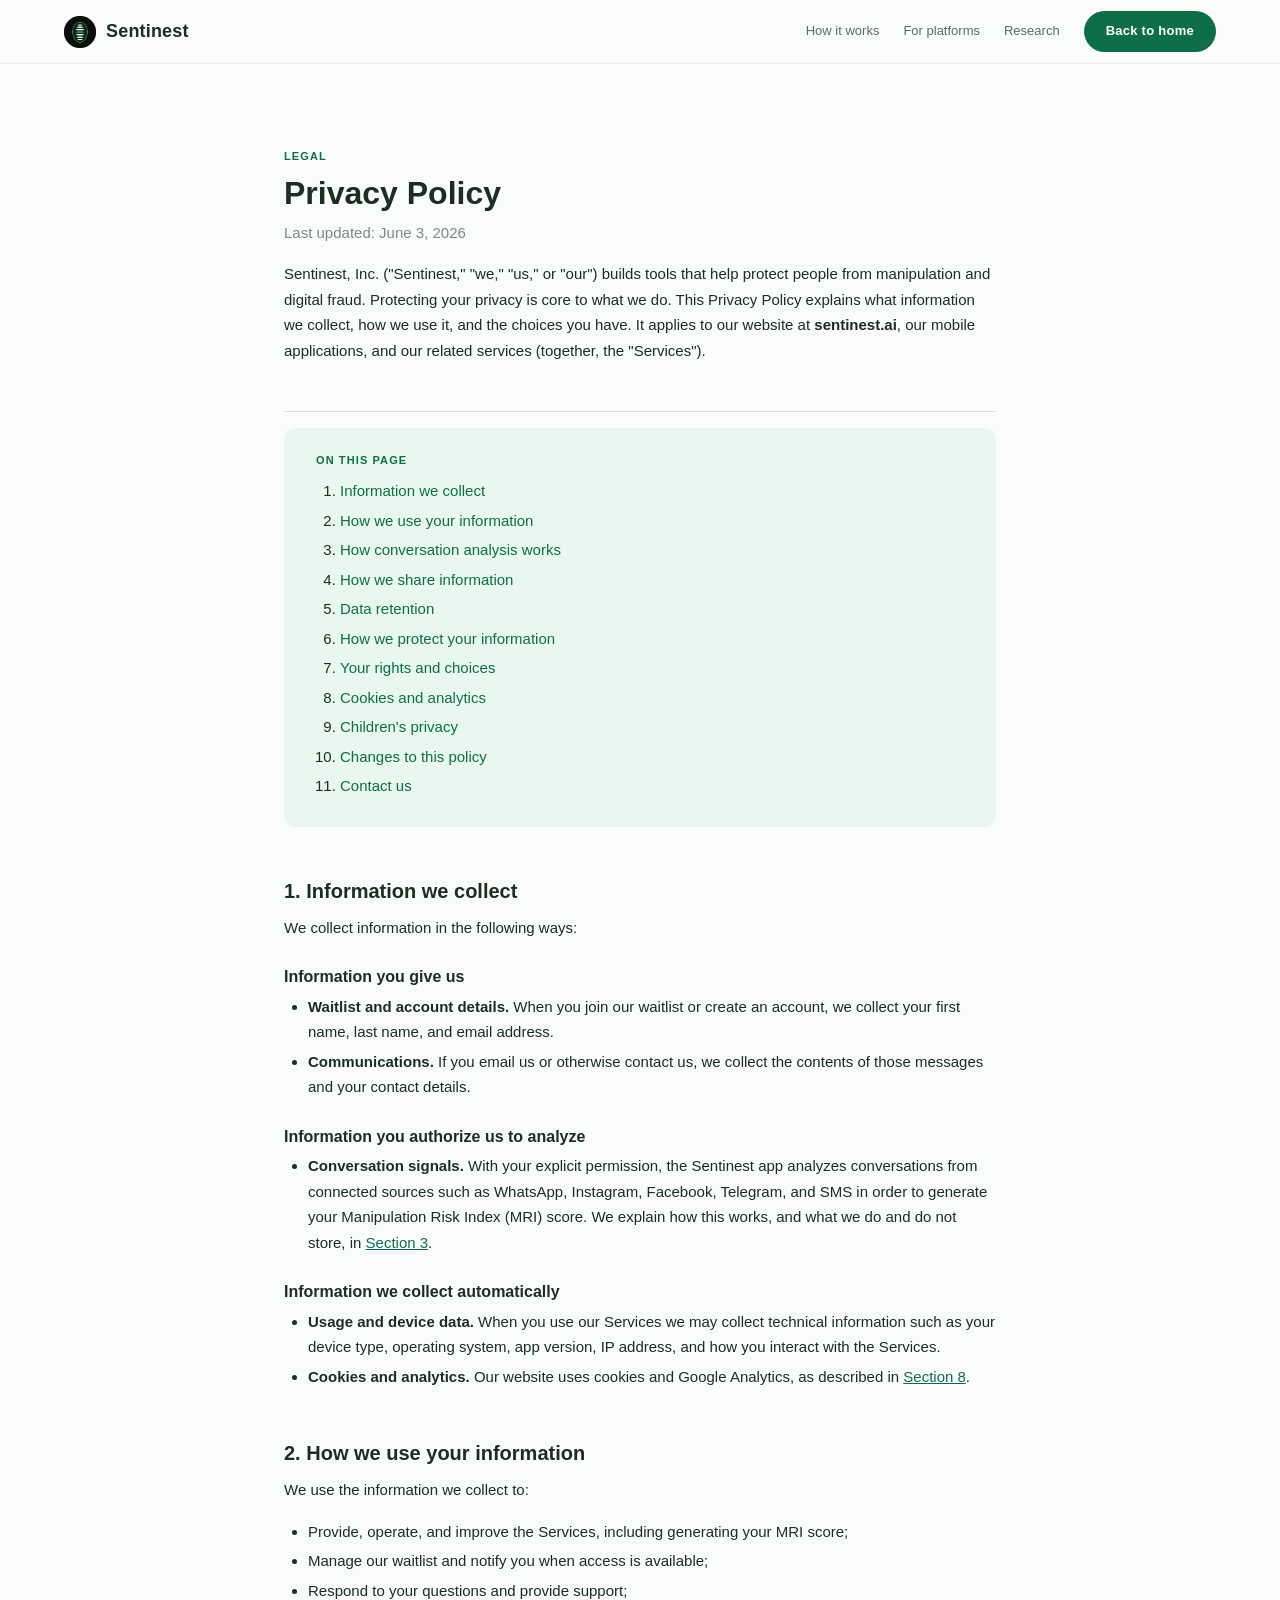
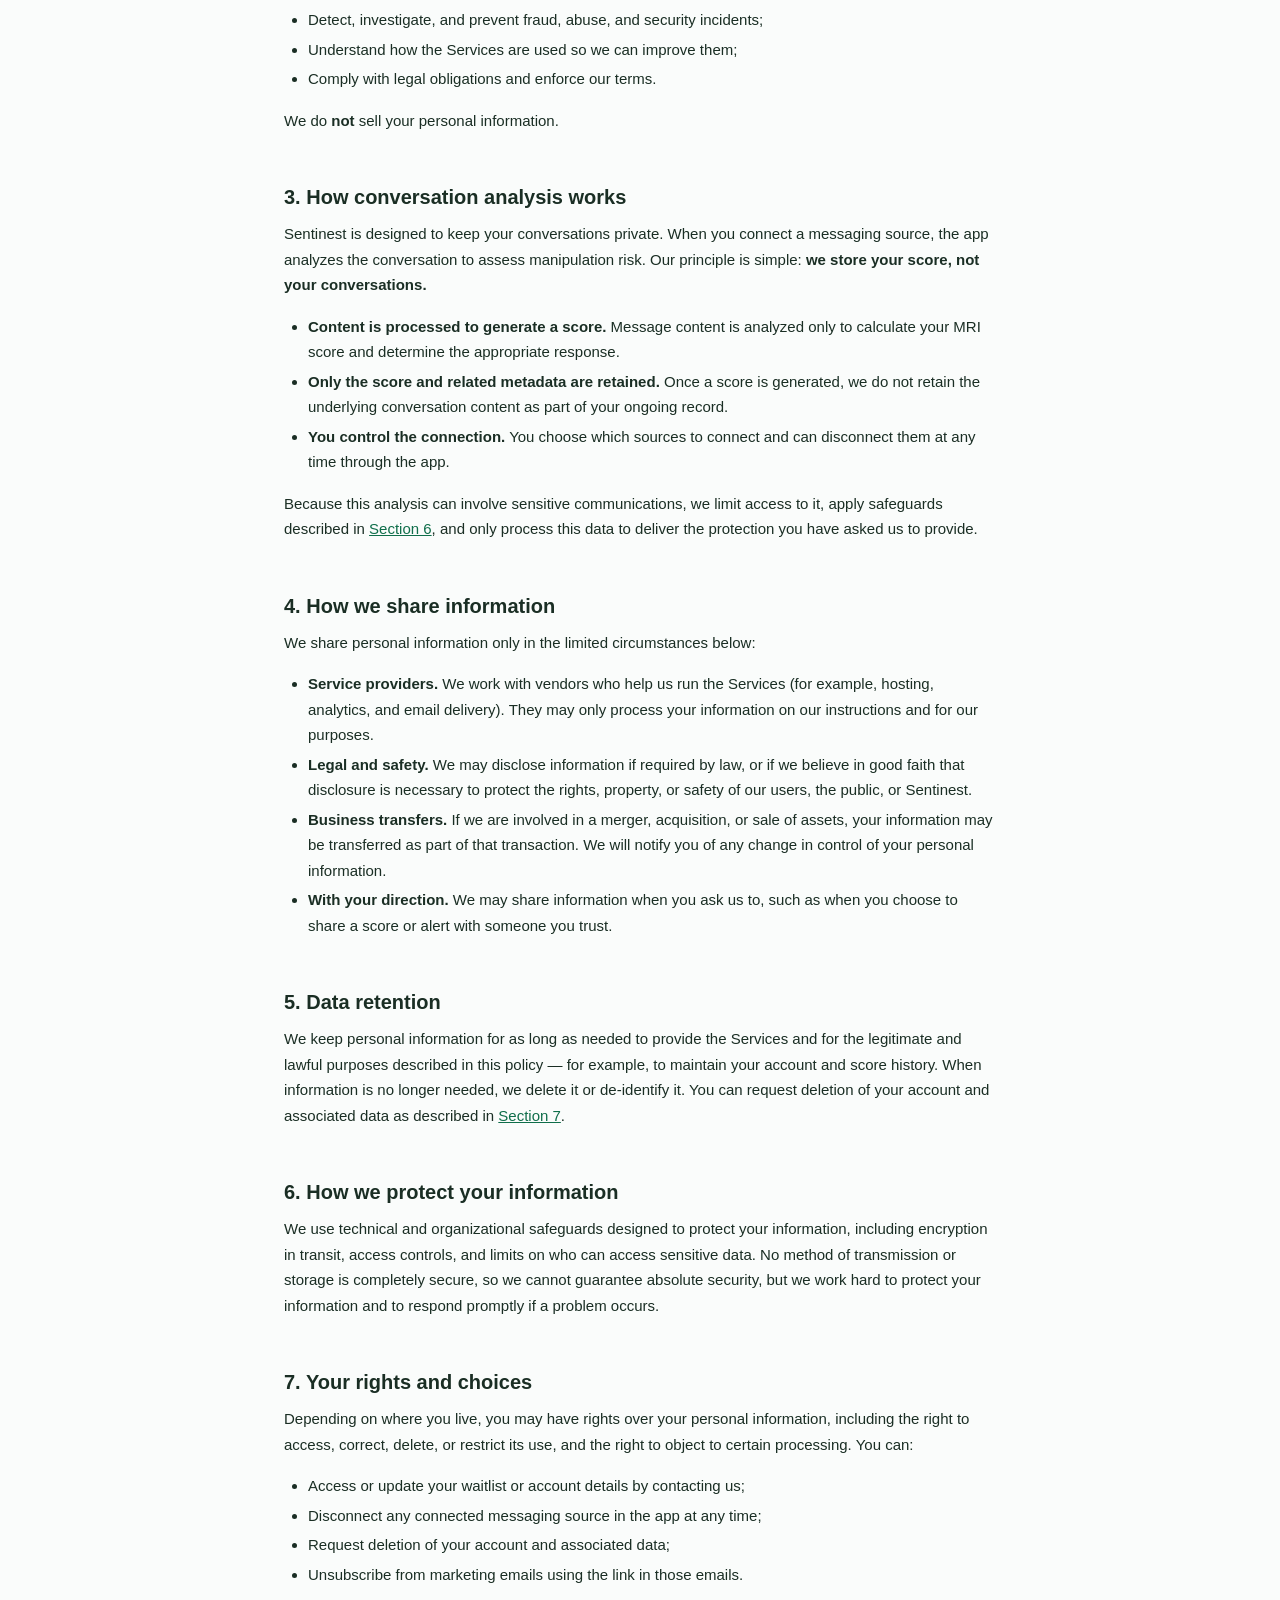
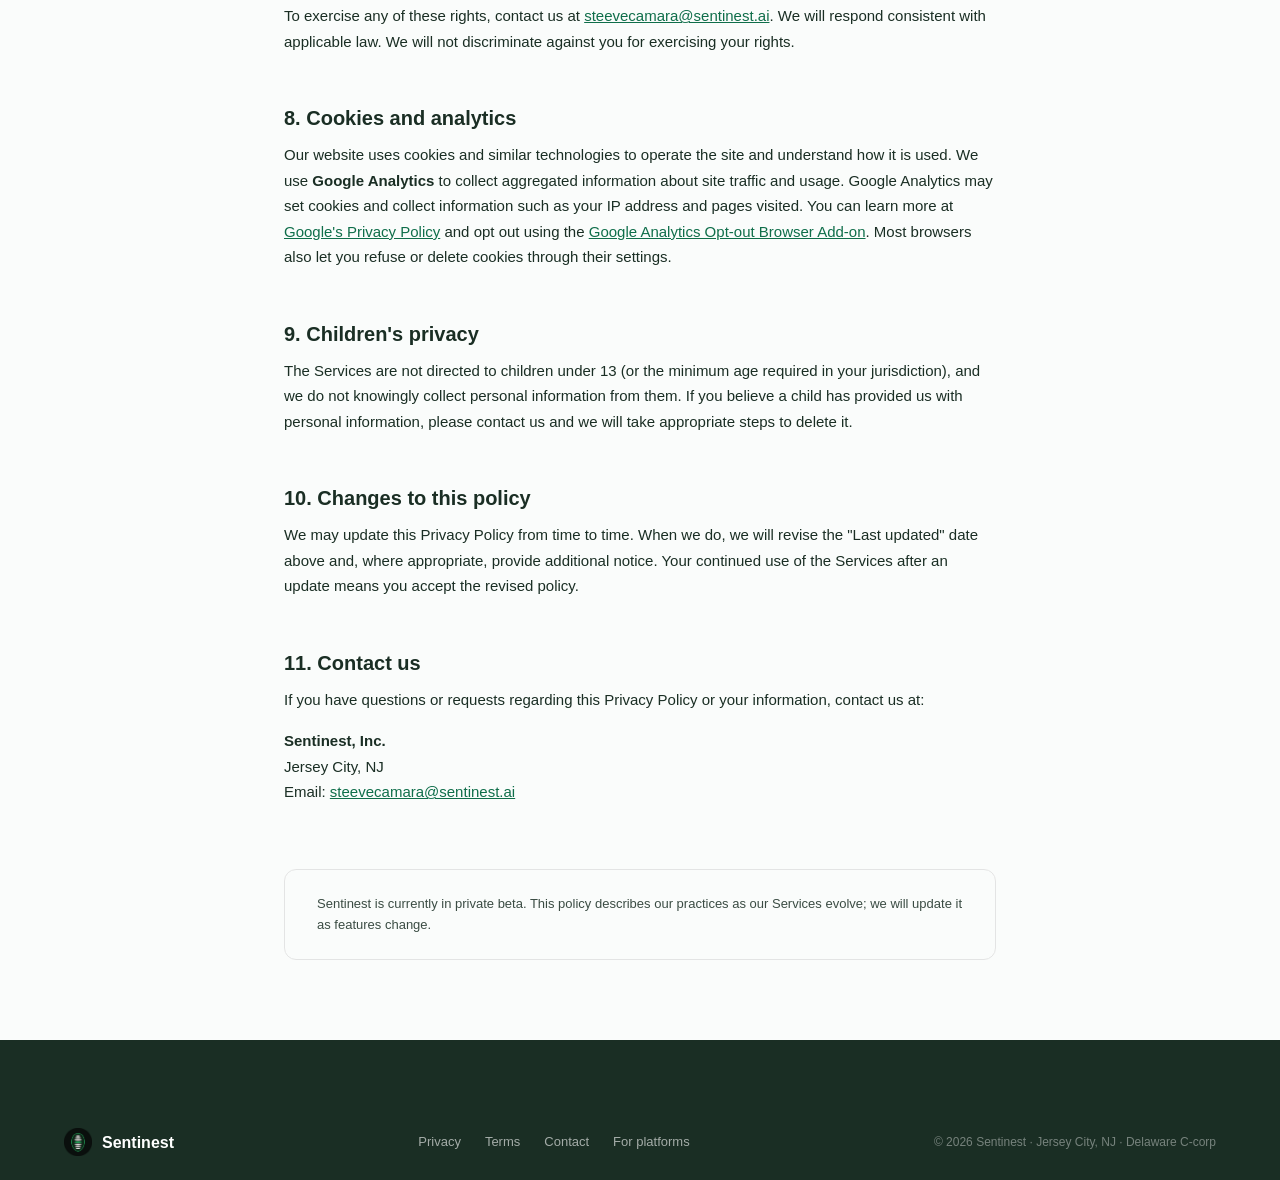
<file: privacy.html>
<!DOCTYPE html>
<html lang="en">
<head>
  <!-- Google tag (gtag.js) -->
  <script async src="https://www.googletagmanager.com/gtag/js?id=G-G11BVF0C4J"></script>
  <script>
    window.dataLayer = window.dataLayer || [];
    function gtag(){dataLayer.push(arguments);}
    gtag('js', new Date());
    gtag('config', 'G-G11BVF0C4J');
  </script>
  <meta charset="UTF-8">
  <meta name="viewport" content="width=device-width, initial-scale=1.0">
  <title>Privacy Policy - Sentinest</title>
  <meta name="description" content="How Sentinest collects, uses, and protects your information.">
  <link rel="icon" type="image/png" href="assets/Sentinest_Chiton_AltA.png">
  <link rel="apple-touch-icon" href="assets/Sentinest_Chiton_AltA.png">
  <link rel="stylesheet" href="css/variables.css?v=3">
  <link rel="stylesheet" href="css/style.css?v=4">
</head>
<body>

  <!-- Navigation -->
  <header class="nav" id="nav">
    <nav class="nav__inner container">
      <a href="index.html" class="nav__logo" aria-label="Sentinest home">
        <img src="assets/Sentinest_Chiton_AltA.png" alt="Sentinest" width="32" height="32">
        <span class="nav__logo-text">Sentinest</span>
      </a>
      <button class="nav__hamburger" id="hamburger" aria-label="Toggle menu">
        <span></span><span></span><span></span>
      </button>
      <div class="nav__links" id="navLinks">
        <a href="index.html#how-it-works">How it works</a>
        <a href="index.html#science">For platforms</a>
        <a href="index.html#decision-graph">Research</a>
        <a href="index.html" class="btn btn--primary btn--sm">Back to home</a>
      </div>
    </nav>
  </header>

  <!-- Legal Content -->
  <main class="legal">
    <div class="legal__inner">
      <span class="legal__tag">Legal</span>
      <h1 class="legal__title">Privacy Policy</h1>
      <p class="legal__updated">Last updated: June 3, 2026</p>

      <p class="legal__intro">
        Sentinest, Inc. ("Sentinest," "we," "us," or "our") builds tools that help protect people
        from manipulation and digital fraud. Protecting your privacy is core to what we do. This
        Privacy Policy explains what information we collect, how we use it, and the choices you have.
        It applies to our website at <strong>sentinest.ai</strong>, our mobile applications, and our
        related services (together, the "Services").
      </p>

      <div class="legal__toc">
        <h2>On this page</h2>
        <ol>
          <li><a href="#info-we-collect">Information we collect</a></li>
          <li><a href="#how-we-use">How we use your information</a></li>
          <li><a href="#conversation-data">How conversation analysis works</a></li>
          <li><a href="#sharing">How we share information</a></li>
          <li><a href="#retention">Data retention</a></li>
          <li><a href="#security">How we protect your information</a></li>
          <li><a href="#rights">Your rights and choices</a></li>
          <li><a href="#cookies">Cookies and analytics</a></li>
          <li><a href="#children">Children's privacy</a></li>
          <li><a href="#changes">Changes to this policy</a></li>
          <li><a href="#contact">Contact us</a></li>
        </ol>
      </div>

      <h2 id="info-we-collect">1. Information we collect</h2>
      <p>We collect information in the following ways:</p>

      <h3>Information you give us</h3>
      <ul>
        <li><strong>Waitlist and account details.</strong> When you join our waitlist or create an account, we collect your first name, last name, and email address.</li>
        <li><strong>Communications.</strong> If you email us or otherwise contact us, we collect the contents of those messages and your contact details.</li>
      </ul>

      <h3>Information you authorize us to analyze</h3>
      <ul>
        <li><strong>Conversation signals.</strong> With your explicit permission, the Sentinest app analyzes conversations from connected sources such as WhatsApp, Instagram, Facebook, Telegram, and SMS in order to generate your Manipulation Risk Index (MRI) score. We explain how this works, and what we do and do not store, in <a href="#conversation-data">Section 3</a>.</li>
      </ul>

      <h3>Information we collect automatically</h3>
      <ul>
        <li><strong>Usage and device data.</strong> When you use our Services we may collect technical information such as your device type, operating system, app version, IP address, and how you interact with the Services.</li>
        <li><strong>Cookies and analytics.</strong> Our website uses cookies and Google Analytics, as described in <a href="#cookies">Section 8</a>.</li>
      </ul>

      <h2 id="how-we-use">2. How we use your information</h2>
      <p>We use the information we collect to:</p>
      <ul>
        <li>Provide, operate, and improve the Services, including generating your MRI score;</li>
        <li>Manage our waitlist and notify you when access is available;</li>
        <li>Respond to your questions and provide support;</li>
        <li>Detect, investigate, and prevent fraud, abuse, and security incidents;</li>
        <li>Understand how the Services are used so we can improve them;</li>
        <li>Comply with legal obligations and enforce our terms.</li>
      </ul>
      <p>We do <strong>not</strong> sell your personal information.</p>

      <h2 id="conversation-data">3. How conversation analysis works</h2>
      <p>
        Sentinest is designed to keep your conversations private. When you connect a messaging
        source, the app analyzes the conversation to assess manipulation risk. Our principle is
        simple: <strong>we store your score, not your conversations.</strong>
      </p>
      <ul>
        <li><strong>Content is processed to generate a score.</strong> Message content is analyzed only to calculate your MRI score and determine the appropriate response.</li>
        <li><strong>Only the score and related metadata are retained.</strong> Once a score is generated, we do not retain the underlying conversation content as part of your ongoing record.</li>
        <li><strong>You control the connection.</strong> You choose which sources to connect and can disconnect them at any time through the app.</li>
      </ul>
      <p>
        Because this analysis can involve sensitive communications, we limit access to it, apply
        safeguards described in <a href="#security">Section 6</a>, and only process this data to
        deliver the protection you have asked us to provide.
      </p>

      <h2 id="sharing">4. How we share information</h2>
      <p>We share personal information only in the limited circumstances below:</p>
      <ul>
        <li><strong>Service providers.</strong> We work with vendors who help us run the Services (for example, hosting, analytics, and email delivery). They may only process your information on our instructions and for our purposes.</li>
        <li><strong>Legal and safety.</strong> We may disclose information if required by law, or if we believe in good faith that disclosure is necessary to protect the rights, property, or safety of our users, the public, or Sentinest.</li>
        <li><strong>Business transfers.</strong> If we are involved in a merger, acquisition, or sale of assets, your information may be transferred as part of that transaction. We will notify you of any change in control of your personal information.</li>
        <li><strong>With your direction.</strong> We may share information when you ask us to, such as when you choose to share a score or alert with someone you trust.</li>
      </ul>

      <h2 id="retention">5. Data retention</h2>
      <p>
        We keep personal information for as long as needed to provide the Services and for the
        legitimate and lawful purposes described in this policy — for example, to maintain your
        account and score history. When information is no longer needed, we delete it or de-identify
        it. You can request deletion of your account and associated data as described in
        <a href="#rights">Section 7</a>.
      </p>

      <h2 id="security">6. How we protect your information</h2>
      <p>
        We use technical and organizational safeguards designed to protect your information,
        including encryption in transit, access controls, and limits on who can access sensitive
        data. No method of transmission or storage is completely secure, so we cannot guarantee
        absolute security, but we work hard to protect your information and to respond promptly if a
        problem occurs.
      </p>

      <h2 id="rights">7. Your rights and choices</h2>
      <p>
        Depending on where you live, you may have rights over your personal information, including
        the right to access, correct, delete, or restrict its use, and the right to object to
        certain processing. You can:
      </p>
      <ul>
        <li>Access or update your waitlist or account details by contacting us;</li>
        <li>Disconnect any connected messaging source in the app at any time;</li>
        <li>Request deletion of your account and associated data;</li>
        <li>Unsubscribe from marketing emails using the link in those emails.</li>
      </ul>
      <p>
        To exercise any of these rights, contact us at
        <a href="mailto:steevecamara@sentinest.ai">steevecamara@sentinest.ai</a>. We will respond consistent
        with applicable law. We will not discriminate against you for exercising your rights.
      </p>

      <h2 id="cookies">8. Cookies and analytics</h2>
      <p>
        Our website uses cookies and similar technologies to operate the site and understand how it
        is used. We use <strong>Google Analytics</strong> to collect aggregated information about
        site traffic and usage. Google Analytics may set cookies and collect information such as your
        IP address and pages visited. You can learn more at
        <a href="https://policies.google.com/privacy" target="_blank" rel="noopener">Google's Privacy Policy</a>
        and opt out using the
        <a href="https://tools.google.com/dlpage/gaoptout" target="_blank" rel="noopener">Google Analytics Opt-out Browser Add-on</a>.
        Most browsers also let you refuse or delete cookies through their settings.
      </p>

      <h2 id="children">9. Children's privacy</h2>
      <p>
        The Services are not directed to children under 13 (or the minimum age required in your
        jurisdiction), and we do not knowingly collect personal information from them. If you believe
        a child has provided us with personal information, please contact us and we will take
        appropriate steps to delete it.
      </p>

      <h2 id="changes">10. Changes to this policy</h2>
      <p>
        We may update this Privacy Policy from time to time. When we do, we will revise the "Last
        updated" date above and, where appropriate, provide additional notice. Your continued use of
        the Services after an update means you accept the revised policy.
      </p>

      <h2 id="contact">11. Contact us</h2>
      <p>
        If you have questions or requests regarding this Privacy Policy or your information, contact
        us at:
      </p>
      <p>
        <strong>Sentinest, Inc.</strong><br>
        Jersey City, NJ<br>
        Email: <a href="mailto:steevecamara@sentinest.ai">steevecamara@sentinest.ai</a>
      </p>

      <div class="legal__note">
        Sentinest is currently in private beta. This policy describes our practices as our Services
        evolve; we will update it as features change.
      </div>
    </div>
  </main>

  <!-- Footer -->
  <footer class="footer">
    <div class="container">
      <div class="footer__bottom">
        <span class="footer__logo">
          <img src="assets/Sentinest_Chiton_AltA.png" alt="Sentinest" width="28" height="28">
          <span>Sentinest</span>
        </span>
        <div class="footer__links">
          <a href="privacy.html">Privacy</a>
          <a href="terms.html">Terms</a>
          <a href="mailto:steevecamara@sentinest.ai">Contact</a>
          <a href="index.html#science">For platforms</a>
        </div>
        <span class="footer__copy">&copy; 2026 Sentinest &middot; Jersey City, NJ &middot; Delaware C-corp</span>
      </div>
    </div>
  </footer>

  <script>
    const nav = document.getElementById('nav');
    const hamburger = document.getElementById('hamburger');
    const navLinks = document.getElementById('navLinks');
    window.addEventListener('scroll', () => {
      nav.classList.toggle('nav--scrolled', window.scrollY > 60);
    });
    hamburger.addEventListener('click', () => {
      hamburger.classList.toggle('active');
      navLinks.classList.toggle('open');
    });
    navLinks.querySelectorAll('a').forEach(link => {
      link.addEventListener('click', () => {
        hamburger.classList.remove('active');
        navLinks.classList.remove('open');
      });
    });
  </script>
</body>
</html>
</file>
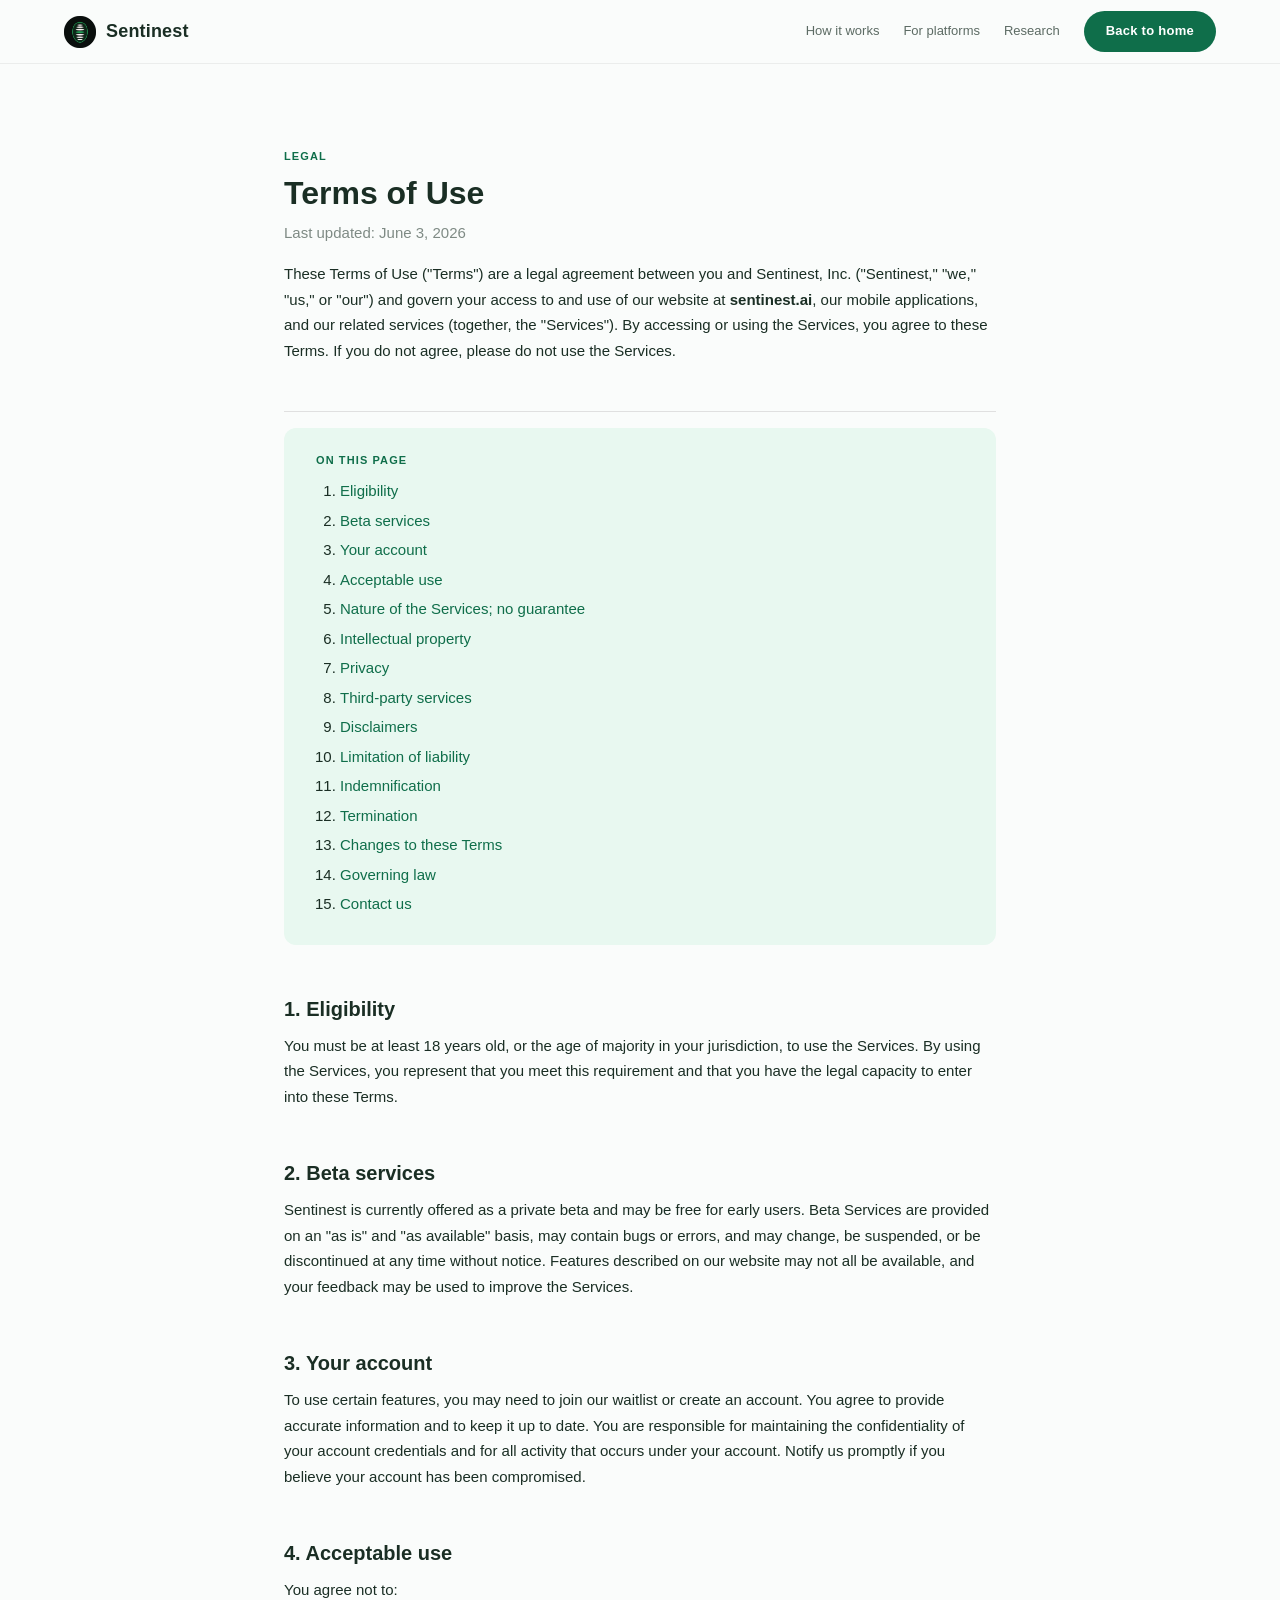
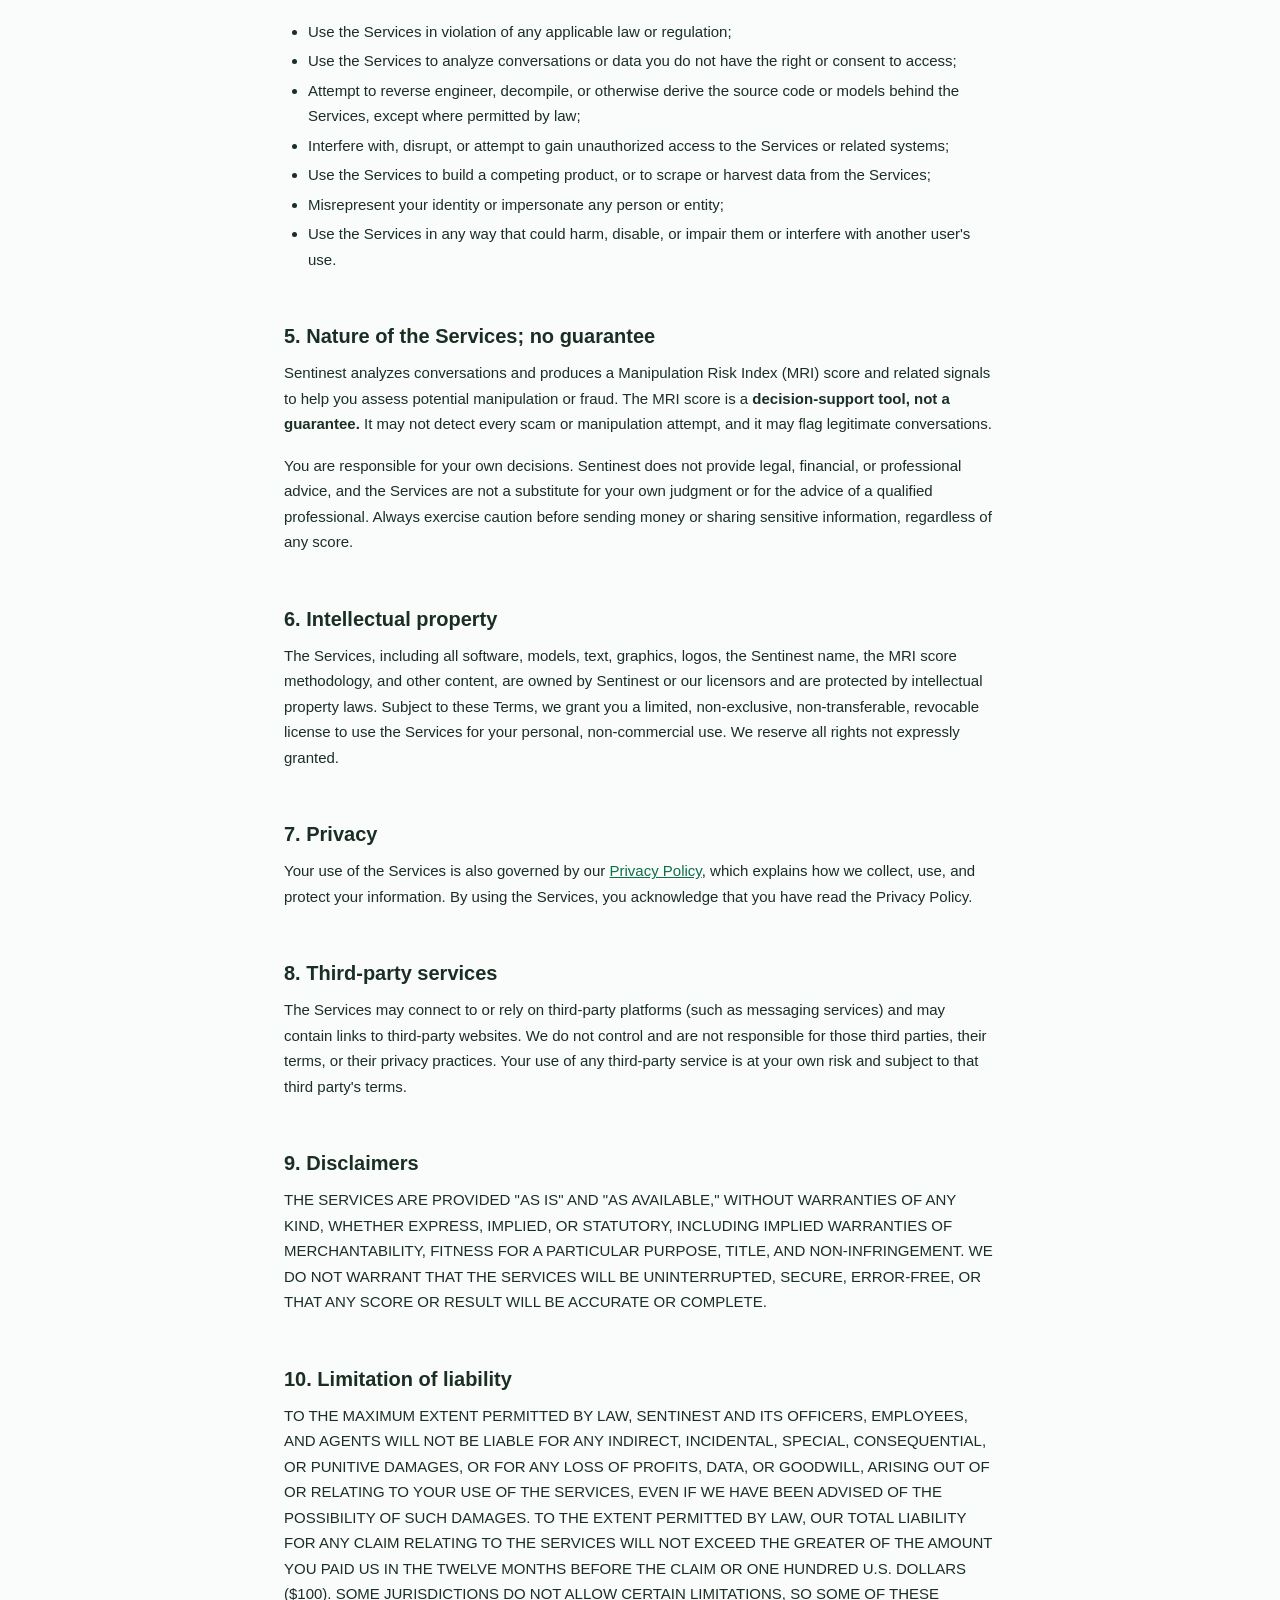
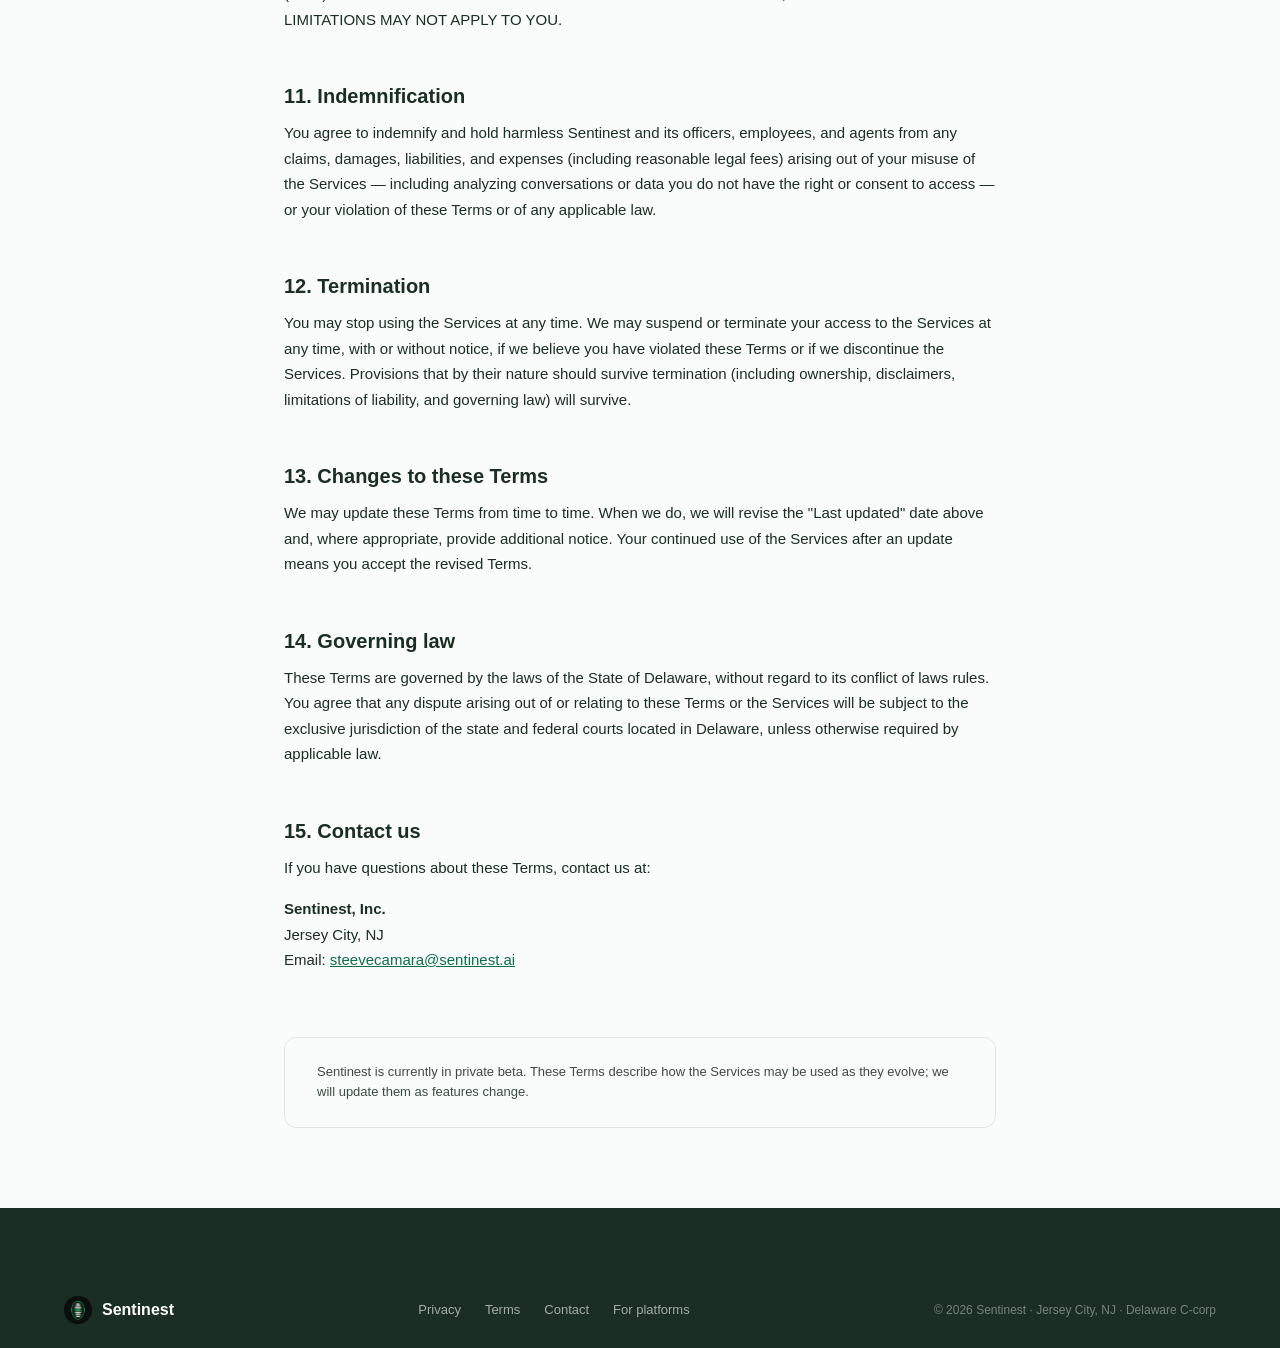
<file: terms.html>
<!DOCTYPE html>
<html lang="en">
<head>
  <!-- Google tag (gtag.js) -->
  <script async src="https://www.googletagmanager.com/gtag/js?id=G-G11BVF0C4J"></script>
  <script>
    window.dataLayer = window.dataLayer || [];
    function gtag(){dataLayer.push(arguments);}
    gtag('js', new Date());
    gtag('config', 'G-G11BVF0C4J');
  </script>
  <meta charset="UTF-8">
  <meta name="viewport" content="width=device-width, initial-scale=1.0">
  <title>Terms of Use - Sentinest</title>
  <meta name="description" content="The terms that govern your use of Sentinest's website and services.">
  <link rel="icon" type="image/png" href="assets/Sentinest_Chiton_AltA.png">
  <link rel="apple-touch-icon" href="assets/Sentinest_Chiton_AltA.png">
  <link rel="stylesheet" href="css/variables.css?v=3">
  <link rel="stylesheet" href="css/style.css?v=4">
</head>
<body>

  <!-- Navigation -->
  <header class="nav" id="nav">
    <nav class="nav__inner container">
      <a href="index.html" class="nav__logo" aria-label="Sentinest home">
        <img src="assets/Sentinest_Chiton_AltA.png" alt="Sentinest" width="32" height="32">
        <span class="nav__logo-text">Sentinest</span>
      </a>
      <button class="nav__hamburger" id="hamburger" aria-label="Toggle menu">
        <span></span><span></span><span></span>
      </button>
      <div class="nav__links" id="navLinks">
        <a href="index.html#how-it-works">How it works</a>
        <a href="index.html#science">For platforms</a>
        <a href="index.html#decision-graph">Research</a>
        <a href="index.html" class="btn btn--primary btn--sm">Back to home</a>
      </div>
    </nav>
  </header>

  <!-- Legal Content -->
  <main class="legal">
    <div class="legal__inner">
      <span class="legal__tag">Legal</span>
      <h1 class="legal__title">Terms of Use</h1>
      <p class="legal__updated">Last updated: June 3, 2026</p>

      <p class="legal__intro">
        These Terms of Use ("Terms") are a legal agreement between you and Sentinest, Inc.
        ("Sentinest," "we," "us," or "our") and govern your access to and use of our website at
        <strong>sentinest.ai</strong>, our mobile applications, and our related services (together,
        the "Services"). By accessing or using the Services, you agree to these Terms. If you do not
        agree, please do not use the Services.
      </p>

      <div class="legal__toc">
        <h2>On this page</h2>
        <ol>
          <li><a href="#eligibility">Eligibility</a></li>
          <li><a href="#beta">Beta services</a></li>
          <li><a href="#accounts">Your account</a></li>
          <li><a href="#acceptable-use">Acceptable use</a></li>
          <li><a href="#nature">Nature of the Services; no guarantee</a></li>
          <li><a href="#ip">Intellectual property</a></li>
          <li><a href="#privacy">Privacy</a></li>
          <li><a href="#third-party">Third-party services</a></li>
          <li><a href="#disclaimers">Disclaimers</a></li>
          <li><a href="#liability">Limitation of liability</a></li>
          <li><a href="#indemnification">Indemnification</a></li>
          <li><a href="#termination">Termination</a></li>
          <li><a href="#changes">Changes to these Terms</a></li>
          <li><a href="#law">Governing law</a></li>
          <li><a href="#contact">Contact us</a></li>
        </ol>
      </div>

      <h2 id="eligibility">1. Eligibility</h2>
      <p>
        You must be at least 18 years old, or the age of majority in your jurisdiction, to use the
        Services. By using the Services, you represent that you meet this requirement and that you
        have the legal capacity to enter into these Terms.
      </p>

      <h2 id="beta">2. Beta services</h2>
      <p>
        Sentinest is currently offered as a private beta and may be free for early users. Beta
        Services are provided on an "as is" and "as available" basis, may contain bugs or errors, and
        may change, be suspended, or be discontinued at any time without notice. Features described
        on our website may not all be available, and your feedback may be used to improve the
        Services.
      </p>

      <h2 id="accounts">3. Your account</h2>
      <p>
        To use certain features, you may need to join our waitlist or create an account. You agree to
        provide accurate information and to keep it up to date. You are responsible for maintaining
        the confidentiality of your account credentials and for all activity that occurs under your
        account. Notify us promptly if you believe your account has been compromised.
      </p>

      <h2 id="acceptable-use">4. Acceptable use</h2>
      <p>You agree not to:</p>
      <ul>
        <li>Use the Services in violation of any applicable law or regulation;</li>
        <li>Use the Services to analyze conversations or data you do not have the right or consent to access;</li>
        <li>Attempt to reverse engineer, decompile, or otherwise derive the source code or models behind the Services, except where permitted by law;</li>
        <li>Interfere with, disrupt, or attempt to gain unauthorized access to the Services or related systems;</li>
        <li>Use the Services to build a competing product, or to scrape or harvest data from the Services;</li>
        <li>Misrepresent your identity or impersonate any person or entity;</li>
        <li>Use the Services in any way that could harm, disable, or impair them or interfere with another user's use.</li>
      </ul>

      <h2 id="nature">5. Nature of the Services; no guarantee</h2>
      <p>
        Sentinest analyzes conversations and produces a Manipulation Risk Index (MRI) score and
        related signals to help you assess potential manipulation or fraud. The MRI score is a
        <strong>decision-support tool, not a guarantee.</strong> It may not detect every scam or
        manipulation attempt, and it may flag legitimate conversations.
      </p>
      <p>
        You are responsible for your own decisions. Sentinest does not provide legal, financial, or
        professional advice, and the Services are not a substitute for your own judgment or for the
        advice of a qualified professional. Always exercise caution before sending money or sharing
        sensitive information, regardless of any score.
      </p>

      <h2 id="ip">6. Intellectual property</h2>
      <p>
        The Services, including all software, models, text, graphics, logos, the Sentinest name, the
        MRI score methodology, and other content, are owned by Sentinest or our licensors and are
        protected by intellectual property laws. Subject to these Terms, we grant you a limited,
        non-exclusive, non-transferable, revocable license to use the Services for your personal,
        non-commercial use. We reserve all rights not expressly granted.
      </p>

      <h2 id="privacy">7. Privacy</h2>
      <p>
        Your use of the Services is also governed by our
        <a href="privacy.html">Privacy Policy</a>, which explains how we collect, use, and protect
        your information. By using the Services, you acknowledge that you have read the Privacy
        Policy.
      </p>

      <h2 id="third-party">8. Third-party services</h2>
      <p>
        The Services may connect to or rely on third-party platforms (such as messaging services) and
        may contain links to third-party websites. We do not control and are not responsible for
        those third parties, their terms, or their privacy practices. Your use of any third-party
        service is at your own risk and subject to that third party's terms.
      </p>

      <h2 id="disclaimers">9. Disclaimers</h2>
      <p>
        THE SERVICES ARE PROVIDED "AS IS" AND "AS AVAILABLE," WITHOUT WARRANTIES OF ANY KIND, WHETHER
        EXPRESS, IMPLIED, OR STATUTORY, INCLUDING IMPLIED WARRANTIES OF MERCHANTABILITY, FITNESS FOR A
        PARTICULAR PURPOSE, TITLE, AND NON-INFRINGEMENT. WE DO NOT WARRANT THAT THE SERVICES WILL BE
        UNINTERRUPTED, SECURE, ERROR-FREE, OR THAT ANY SCORE OR RESULT WILL BE ACCURATE OR COMPLETE.
      </p>

      <h2 id="liability">10. Limitation of liability</h2>
      <p>
        TO THE MAXIMUM EXTENT PERMITTED BY LAW, SENTINEST AND ITS OFFICERS, EMPLOYEES, AND AGENTS WILL
        NOT BE LIABLE FOR ANY INDIRECT, INCIDENTAL, SPECIAL, CONSEQUENTIAL, OR PUNITIVE DAMAGES, OR
        FOR ANY LOSS OF PROFITS, DATA, OR GOODWILL, ARISING OUT OF OR RELATING TO YOUR USE OF THE
        SERVICES, EVEN IF WE HAVE BEEN ADVISED OF THE POSSIBILITY OF SUCH DAMAGES. TO THE EXTENT
        PERMITTED BY LAW, OUR TOTAL LIABILITY FOR ANY CLAIM RELATING TO THE SERVICES WILL NOT EXCEED
        THE GREATER OF THE AMOUNT YOU PAID US IN THE TWELVE MONTHS BEFORE THE CLAIM OR ONE HUNDRED
        U.S. DOLLARS ($100). SOME JURISDICTIONS DO NOT ALLOW CERTAIN LIMITATIONS, SO SOME OF THESE
        LIMITATIONS MAY NOT APPLY TO YOU.
      </p>

      <h2 id="indemnification">11. Indemnification</h2>
      <p>
        You agree to indemnify and hold harmless Sentinest and its officers, employees, and agents
        from any claims, damages, liabilities, and expenses (including reasonable legal fees) arising
        out of your misuse of the Services — including analyzing conversations or data you do not
        have the right or consent to access — or your violation of these Terms or of any applicable
        law.
      </p>

      <h2 id="termination">12. Termination</h2>
      <p>
        You may stop using the Services at any time. We may suspend or terminate your access to the
        Services at any time, with or without notice, if we believe you have violated these Terms or
        if we discontinue the Services. Provisions that by their nature should survive termination
        (including ownership, disclaimers, limitations of liability, and governing law) will survive.
      </p>

      <h2 id="changes">13. Changes to these Terms</h2>
      <p>
        We may update these Terms from time to time. When we do, we will revise the "Last updated"
        date above and, where appropriate, provide additional notice. Your continued use of the
        Services after an update means you accept the revised Terms.
      </p>

      <h2 id="law">14. Governing law</h2>
      <p>
        These Terms are governed by the laws of the State of Delaware, without regard to its conflict
        of laws rules. You agree that any dispute arising out of or relating to these Terms or the
        Services will be subject to the exclusive jurisdiction of the state and federal courts
        located in Delaware, unless otherwise required by applicable law.
      </p>

      <h2 id="contact">15. Contact us</h2>
      <p>If you have questions about these Terms, contact us at:</p>
      <p>
        <strong>Sentinest, Inc.</strong><br>
        Jersey City, NJ<br>
        Email: <a href="mailto:steevecamara@sentinest.ai">steevecamara@sentinest.ai</a>
      </p>

      <div class="legal__note">
        Sentinest is currently in private beta. These Terms describe how the Services may be used as
        they evolve; we will update them as features change.
      </div>
    </div>
  </main>

  <!-- Footer -->
  <footer class="footer">
    <div class="container">
      <div class="footer__bottom">
        <span class="footer__logo">
          <img src="assets/Sentinest_Chiton_AltA.png" alt="Sentinest" width="28" height="28">
          <span>Sentinest</span>
        </span>
        <div class="footer__links">
          <a href="privacy.html">Privacy</a>
          <a href="terms.html">Terms</a>
          <a href="mailto:steevecamara@sentinest.ai">Contact</a>
          <a href="index.html#science">For platforms</a>
        </div>
        <span class="footer__copy">&copy; 2026 Sentinest &middot; Jersey City, NJ &middot; Delaware C-corp</span>
      </div>
    </div>
  </footer>

  <script>
    const nav = document.getElementById('nav');
    const hamburger = document.getElementById('hamburger');
    const navLinks = document.getElementById('navLinks');
    window.addEventListener('scroll', () => {
      nav.classList.toggle('nav--scrolled', window.scrollY > 60);
    });
    hamburger.addEventListener('click', () => {
      hamburger.classList.toggle('active');
      navLinks.classList.toggle('open');
    });
    navLinks.querySelectorAll('a').forEach(link => {
      link.addEventListener('click', () => {
        hamburger.classList.remove('active');
        navLinks.classList.remove('open');
      });
    });
  </script>
</body>
</html>
</file>
<file: css/variables.css>
:root {
  /* Colors */
  --color-primary: #0F6E4A;
  --color-accent: #27AE60;
  --color-surface: #E8F8F0;
  --color-bg: #FAFCFB;
  --color-warning: #D97706;
  --color-high-risk: #EA7B1E;
  --color-critical: #DC2626;
  --color-ink: #1A2E24;
  --color-white: #FFFFFF;
  --color-border: #E0E0E0;

  /* Typography */
  --font-family: Arial, Helvetica, sans-serif;
  --heading-size: 32px;
  --heading-weight: 700;
  --tag-size: 11px;
  --tag-weight: 700;
  --tag-spacing: 0.1em;
  --body-size: 14px;
  --body-size-sm: 13px;
  --score-size-lg: 52px;
  --score-size-sm: 38px;
  --score-weight: 300;

  /* Spacing */
  --space-xs: 4px;
  --space-sm: 8px;
  --space-md: 16px;
  --space-lg: 24px;
  --space-xl: 32px;
  --space-2xl: 48px;
  --space-3xl: 64px;
  --space-4xl: 80px;

  /* Layout */
  --max-width: 1200px;
  --nav-height: 64px;
  --border-radius: 12px;
  --border-radius-sm: 8px;
  --border-radius-pill: 9999px;

  /* Shadows */
  --shadow-sm: 0 1px 3px rgba(0, 0, 0, 0.08);
  --shadow-md: 0 4px 12px rgba(0, 0, 0, 0.1);
  --shadow-lg: 0 8px 24px rgba(0, 0, 0, 0.12);
  --shadow-phone: 0 20px 60px rgba(0, 0, 0, 0.15);

  /* Transitions */
  --transition-fast: 150ms ease;
  --transition-base: 300ms ease;
  --transition-slow: 500ms ease;
}
</file>
<file: css/style.css>
/* Reset */
*, *::before, *::after {
  margin: 0;
  padding: 0;
  box-sizing: border-box;
}

html {
  scroll-behavior: smooth;
  scroll-padding-top: var(--nav-height);
}

body {
  font-family: var(--font-family);
  font-size: var(--body-size);
  color: var(--color-ink);
  background: var(--color-bg);
  line-height: 1.6;
  -webkit-font-smoothing: antialiased;
}

a {
  color: inherit;
  text-decoration: none;
}

img { max-width: 100%; }

.container {
  max-width: var(--max-width);
  margin: 0 auto;
  padding: 0 var(--space-lg);
}

/* ========== Buttons ========== */
.btn {
  display: inline-flex;
  align-items: center;
  justify-content: center;
  padding: 12px 28px;
  border-radius: var(--border-radius-pill);
  font-family: var(--font-family);
  font-size: var(--body-size);
  font-weight: 600;
  cursor: pointer;
  border: 2px solid transparent;
  transition: all var(--transition-fast);
  text-decoration: none;
}

.btn--primary {
  background: var(--color-primary);
  color: var(--color-white);
}

.btn--primary:hover {
  background: #0a5a3b;
}

.btn--outline {
  background: transparent;
  color: var(--color-primary);
  border-color: var(--color-primary);
}

.btn--outline:hover {
  background: var(--color-surface);
}

.btn--white {
  background: var(--color-white);
  color: var(--color-primary);
}

.btn--white:hover {
  background: var(--color-surface);
}

.btn--white-outline {
  background: transparent;
  color: var(--color-white);
  border-color: var(--color-white);
}

.btn--white-outline:hover {
  background: rgba(255, 255, 255, 0.1);
}

.btn--sm {
  padding: 8px 20px;
  font-size: var(--body-size-sm);
}

/* ========== Navigation ========== */
.nav {
  position: fixed;
  top: 0;
  left: 0;
  right: 0;
  z-index: 1000;
  height: var(--nav-height);
  background: rgba(250, 252, 251, 0.9);
  backdrop-filter: blur(12px);
  -webkit-backdrop-filter: blur(12px);
  border-bottom: 1px solid rgba(0, 0, 0, 0.06);
  transition: background var(--transition-base);
}

.nav--scrolled {
  background: rgba(250, 252, 251, 0.98);
  box-shadow: var(--shadow-sm);
}

.nav__inner {
  display: flex;
  align-items: center;
  height: 100%;
  gap: var(--space-lg);
}

.nav__logo {
  display: inline-flex;
  align-items: center;
  gap: 10px;
  height: 100%;
  white-space: nowrap;
  color: var(--color-ink);
}

.nav__logo img {
  height: 32px;
  width: 32px;
  display: block;
}

.nav__logo-text {
  font-size: 18px;
  font-weight: 700;
  letter-spacing: 0.01em;
}

.nav__links {
  display: flex;
  align-items: center;
  gap: var(--space-lg);
  margin-left: auto;
}

.nav__links a {
  font-size: var(--body-size-sm);
  color: var(--color-ink);
  opacity: 0.7;
  transition: opacity var(--transition-fast);
  white-space: nowrap;
}

.nav__links a:hover {
  opacity: 1;
}

.nav__links .btn {
  opacity: 1;
  color: var(--color-white);
  font-weight: 700;
  letter-spacing: 0.02em;
}

.nav__signin {
  opacity: 0.7;
}

.nav__hamburger {
  display: none;
  flex-direction: column;
  gap: 5px;
  background: none;
  border: none;
  cursor: pointer;
  padding: 4px;
  margin-left: auto;
}

.nav__hamburger span {
  display: block;
  width: 22px;
  height: 2px;
  background: var(--color-ink);
  border-radius: 2px;
  transition: all var(--transition-fast);
}

.nav__hamburger.active span:nth-child(1) {
  transform: rotate(45deg) translate(5px, 5px);
}

.nav__hamburger.active span:nth-child(2) {
  opacity: 0;
}

.nav__hamburger.active span:nth-child(3) {
  transform: rotate(-45deg) translate(5px, -5px);
}

/* ========== Hero ========== */
.hero {
  padding-top: calc(var(--nav-height) + var(--space-3xl));
  padding-bottom: var(--space-3xl);
  text-align: center;
  background: var(--color-bg);
}

.hero__inner {
  display: flex;
  flex-direction: column;
  align-items: center;
}

.hero__badge {
  display: inline-flex;
  align-items: center;
  padding: 6px 16px;
  border-radius: var(--border-radius-pill);
  background: var(--color-surface);
  color: var(--color-primary);
  font-size: var(--body-size-sm);
  font-weight: 600;
  border: 1px solid var(--color-accent);
  margin-bottom: var(--space-xl);
}

.hero__title {
  font-size: var(--heading-size);
  font-weight: var(--heading-weight);
  line-height: 1.25;
  color: var(--color-ink);
  max-width: 680px;
  margin-bottom: var(--space-lg);
}

.hero__highlight {
  color: var(--color-primary);
}

.hero__subtitle {
  font-size: var(--body-size);
  color: var(--color-ink);
  opacity: 0.6;
  max-width: 560px;
  margin-bottom: var(--space-xl);
  line-height: 1.7;
}

.hero__ctas {
  display: flex;
  gap: var(--space-md);
  margin-bottom: var(--space-4xl);
}

/* ========== Phone Mockups ========== */
.hero__phones {
  display: flex;
  justify-content: center;
  gap: var(--space-xl);
  position: relative;
}

.phone {
  width: 240px;
  background: var(--color-white);
  border-radius: 32px;
  border: 3px solid #e0e0e0;
  box-shadow: var(--shadow-phone);
  overflow: hidden;
  position: relative;
}

.phone--safe {
  transform: rotate(-3deg) translateY(10px);
}

.phone--critical {
  transform: rotate(3deg) translateY(-10px);
}

.phone__notch {
  width: 80px;
  height: 6px;
  background: #e0e0e0;
  border-radius: 3px;
  margin: 12px auto 8px;
}

.phone__screen {
  padding: 0 12px 16px;
}

.phone__header {
  display: flex;
  justify-content: space-between;
  align-items: center;
  padding: 8px 0;
  margin-bottom: 8px;
}

.phone__brand {
  font-size: 11px;
  font-weight: 700;
  color: var(--color-ink);
}

.phone__brand--critical {
  color: var(--color-critical);
}

.phone__time {
  font-size: 10px;
  color: #999;
}

.phone__score-card {
  background: var(--color-white);
  border: 1px solid #e8e8e8;
  border-radius: var(--border-radius-sm);
  padding: 12px;
  margin-bottom: 8px;
  text-align: center;
}

.phone__score-card--critical {
  border-color: var(--color-critical);
}

.phone__score-label {
  font-size: 8px;
  font-weight: 700;
  letter-spacing: 0.1em;
  color: #888;
  margin-bottom: 4px;
}

.phone__score {
  font-size: var(--score-size-lg);
  font-weight: var(--score-weight);
  line-height: 1;
  margin-bottom: 2px;
}

.phone__score--safe {
  color: var(--color-ink);
}

.phone__score--critical {
  color: var(--color-critical);
}

.phone__score-sub {
  font-size: 9px;
  color: #999;
  margin-bottom: 8px;
}

.phone__score-bar {
  height: 4px;
  background: #eee;
  border-radius: 2px;
  position: relative;
  margin-bottom: 4px;
}

.phone__score-bar-fill {
  height: 100%;
  border-radius: 2px;
  position: absolute;
  left: 0;
  top: 0;
}

.phone__score-bar-fill--safe {
  background: var(--color-accent);
}

.phone__score-bar-fill--critical {
  background: linear-gradient(to right, var(--color-accent), var(--color-warning), var(--color-critical));
}

.phone__score-bar-dot {
  width: 8px;
  height: 8px;
  background: var(--color-accent);
  border-radius: 50%;
  position: absolute;
  top: -2px;
  transform: translateX(-50%);
  border: 2px solid white;
}

.phone__score-range {
  display: flex;
  justify-content: space-between;
  font-size: 8px;
  color: #aaa;
  margin-bottom: 6px;
}

.phone__status {
  display: inline-block;
  padding: 3px 10px;
  border-radius: var(--border-radius-pill);
  font-size: 9px;
  font-weight: 600;
}

.phone__status--cleared {
  background: var(--color-surface);
  color: var(--color-accent);
}

.phone__chart-card {
  background: var(--color-white);
  border: 1px solid #e8e8e8;
  border-radius: var(--border-radius-sm);
  padding: 10px 12px;
  margin-bottom: 8px;
}

.phone__chart-card--critical {
  border-color: var(--color-critical);
}

.phone__chart-title {
  font-size: 8px;
  font-weight: 700;
  letter-spacing: 0.05em;
  color: var(--color-ink);
  margin-bottom: 2px;
}

.phone__chart-title--critical {
  color: var(--color-critical);
}

.phone__chart-sub {
  font-size: 8px;
  color: #999;
  margin-bottom: 6px;
}

.phone__chart-sub--critical {
  color: var(--color-critical);
  opacity: 0.7;
}

.phone__chart-svg {
  width: 100%;
  height: auto;
}

.phone__alert {
  background: #FFF5F5;
  border: 1px solid var(--color-critical);
  border-radius: var(--border-radius-sm);
  padding: 10px;
  text-align: center;
}

.phone__alert-icon {
  margin-bottom: 4px;
}

.phone__alert-content strong {
  font-size: 10px;
  color: var(--color-critical);
  display: block;
  margin-bottom: 3px;
}

.phone__alert-content p {
  font-size: 8px;
  color: #666;
  line-height: 1.4;
  margin-bottom: 8px;
}

.phone__alert-btn {
  display: block;
  width: 100%;
  padding: 6px;
  background: var(--color-critical);
  color: white;
  border: none;
  border-radius: 6px;
  font-size: 9px;
  font-weight: 600;
  cursor: pointer;
  margin-bottom: 4px;
}

.phone__alert-dismiss {
  font-size: 7px;
  color: var(--color-critical);
  opacity: 0.7;
}

/* ========== Section Base ========== */
.section {
  padding: var(--space-4xl) 0;
}

.section__header {
  text-align: center;
  margin-bottom: var(--space-3xl);
}

.section__tag {
  display: inline-block;
  font-size: var(--tag-size);
  font-weight: var(--tag-weight);
  letter-spacing: var(--tag-spacing);
  text-transform: uppercase;
  color: var(--color-primary);
  margin-bottom: var(--space-md);
}

.section__title {
  font-size: 28px;
  font-weight: var(--heading-weight);
  color: var(--color-ink);
  max-width: 640px;
  margin: 0 auto var(--space-md);
  line-height: 1.3;
}

.section__subtitle {
  font-size: var(--body-size);
  color: var(--color-ink);
  opacity: 0.6;
  max-width: 580px;
  margin: 0 auto;
  line-height: 1.7;
}

/* ========== How It Works ========== */
.how-it-works {
  background: var(--color-surface);
}

.steps {
  display: grid;
  gap: var(--space-lg);
  margin-bottom: var(--space-3xl);
}

.step {
  background: var(--color-white);
  border: 1px solid rgba(0, 0, 0, 0.06);
  border-radius: var(--border-radius);
  padding: var(--space-xl) var(--space-xl);
}

.step__header {
  display: flex;
  align-items: center;
  gap: var(--space-md);
  margin-bottom: var(--space-sm);
}

.step__number {
  display: inline-flex;
  align-items: center;
  justify-content: center;
  width: 32px;
  height: 32px;
  border-radius: var(--border-radius-sm);
  background: var(--color-surface);
  color: var(--color-primary);
  font-size: var(--body-size);
  font-weight: 700;
  flex-shrink: 0;
}

.step__title {
  font-size: 16px;
  font-weight: 700;
}

.step__desc {
  font-size: var(--body-size-sm);
  color: var(--color-ink);
  opacity: 0.65;
  line-height: 1.7;
}

/* Response Tiers */
.tiers {
  background: var(--color-white);
  border: 1px solid rgba(0, 0, 0, 0.06);
  border-radius: var(--border-radius);
  padding: var(--space-xl);
}

.tiers__title {
  font-size: var(--tag-size);
  font-weight: var(--tag-weight);
  letter-spacing: var(--tag-spacing);
  text-transform: uppercase;
  color: var(--color-primary);
  margin-bottom: var(--space-lg);
}

.tiers__list {
  display: grid;
  gap: var(--space-sm);
}

.tier {
  display: grid;
  grid-template-columns: 90px 70px 1fr auto;
  align-items: center;
  gap: var(--space-md);
  padding: var(--space-md) var(--space-lg);
  border-radius: var(--border-radius-sm);
  border-left: 4px solid transparent;
}

.tier--low {
  background: rgba(39, 174, 96, 0.15);
  border-left-color: var(--color-accent);
}

.tier--medium {
  background: rgba(217, 119, 6, 0.15);
  border-left-color: var(--color-warning);
}

.tier--high {
  background: rgba(234, 123, 30, 0.18);
  border-left-color: var(--color-high-risk);
}

.tier--critical {
  background: rgba(220, 38, 38, 0.15);
  border-left-color: var(--color-critical);
}

.tier__range {
  font-size: var(--body-size-sm);
  font-weight: 700;
}

.tier--medium .tier__range,
.tier--high .tier__range,
.tier--critical .tier__range {
  color: var(--color-ink);
}

.tier__level {
  font-size: var(--body-size-sm);
  font-weight: 700;
}

.tier__desc {
  font-size: var(--body-size-sm);
  opacity: 0.7;
}

.tier__badge {
  display: inline-block;
  padding: 4px 12px;
  border-radius: var(--border-radius-pill);
  font-size: 11px;
  font-weight: 600;
  white-space: nowrap;
}

.tier__badge--low {
  background: var(--color-surface);
  color: var(--color-accent);
}

.tier__badge--medium {
  background: rgba(217, 119, 6, 0.1);
  color: var(--color-warning);
}

.tier__badge--high {
  background: rgba(234, 123, 30, 0.1);
  color: var(--color-high-risk);
}

.tier__badge--critical {
  background: rgba(220, 38, 38, 0.08);
  color: var(--color-critical);
}

/* ========== Science ========== */
.science {
  background: var(--color-surface);
  padding-bottom: var(--space-2xl);
}

.features {
  display: grid;
  grid-template-columns: 1fr;
  gap: var(--space-lg);
}

.feature {
  background: var(--color-white);
  border: 1px solid rgba(0, 0, 0, 0.06);
  border-radius: var(--border-radius);
  padding: var(--space-xl);
}

.feature__icon {
  display: inline-flex;
  align-items: center;
  justify-content: center;
  width: 44px;
  height: 44px;
  border-radius: 50%;
  background: var(--color-surface);
  color: var(--color-primary);
  margin-bottom: var(--space-md);
}

.feature__title {
  font-size: 16px;
  font-weight: 700;
  margin-bottom: var(--space-sm);
}

.feature__desc {
  font-size: var(--body-size-sm);
  opacity: 0.65;
  line-height: 1.7;
}

/* ========== Differentiators ========== */
.differentiators {
  background: var(--color-bg);
}

.diff-grid {
  display: grid;
  grid-template-columns: repeat(2, 1fr);
  gap: var(--space-lg);
}

.diff-card {
  background: var(--color-white);
  border: 1px solid rgba(0, 0, 0, 0.06);
  border-radius: var(--border-radius);
  padding: var(--space-xl);
  border-top: 3px solid var(--color-primary);
}

.diff-card__icon {
  display: inline-flex;
  align-items: center;
  justify-content: center;
  width: 44px;
  height: 44px;
  border-radius: 50%;
  background: var(--color-surface);
  color: var(--color-primary);
  margin-bottom: var(--space-md);
}

.diff-card__title {
  font-size: 16px;
  font-weight: 700;
  color: var(--color-ink);
  margin-bottom: var(--space-sm);
}

.diff-card__desc {
  font-size: var(--body-size-sm);
  color: var(--color-ink);
  opacity: 0.65;
  line-height: 1.7;
}

@media (max-width: 768px) {
  .diff-grid {
    grid-template-columns: 1fr;
  }
}

/* ========== Decision Graph ========== */
.decision-graph {
  background: var(--color-bg);
  padding-top: var(--space-2xl);
}

.graph-toggle {
  display: flex;
  justify-content: center;
  gap: var(--space-sm);
  margin-bottom: var(--space-xl);
  flex-wrap: wrap;
}

.graph-toggle__btn {
  padding: 10px 24px;
  border-radius: var(--border-radius-pill);
  border: 1.5px solid var(--color-border);
  background: var(--color-white);
  font-family: var(--font-family);
  font-size: var(--body-size-sm);
  font-weight: 600;
  color: var(--color-ink);
  cursor: pointer;
  transition: all var(--transition-fast);
}

.graph-toggle__btn--active {
  background: var(--color-primary);
  color: var(--color-white);
  border-color: var(--color-primary);
}

.graph-toggle__btn:hover:not(.graph-toggle__btn--active) {
  border-color: var(--color-primary);
  color: var(--color-primary);
}

/* ========== Walkthrough Panel ========== */
.graph-walkthrough {
  background: var(--color-white);
  border: 1px solid rgba(0, 0, 0, 0.06);
  border-radius: var(--border-radius);
  padding: var(--space-xl);
  margin-bottom: var(--space-lg);
}

.walkthrough__header {
  display: flex;
  align-items: flex-start;
  gap: var(--space-md);
  margin-bottom: var(--space-lg);
  padding-bottom: var(--space-lg);
  border-bottom: 1px solid rgba(0, 0, 0, 0.06);
}

.walkthrough__icon {
  font-size: 28px;
  line-height: 1;
  flex-shrink: 0;
}

.walkthrough__icon:empty {
  display: none;
}

.walkthrough__title {
  font-size: 20px;
  font-weight: 700;
  color: var(--color-ink);
  margin-bottom: 4px;
}

.walkthrough__scenario {
  font-size: var(--body-size);
  color: var(--color-ink);
  opacity: 0.6;
  line-height: 1.6;
}

.walkthrough__body {
  display: grid;
  gap: var(--space-lg);
}

.walkthrough__overview p {
  font-size: var(--body-size);
  line-height: 1.7;
  color: var(--color-ink);
}

.walkthrough__overview strong {
  color: var(--color-primary);
}

.walkthrough__label {
  font-size: var(--tag-size);
  font-weight: var(--tag-weight);
  letter-spacing: var(--tag-spacing);
  text-transform: uppercase;
  color: var(--color-primary);
  margin-bottom: var(--space-md);
}

.walkthrough__phase {
  display: flex;
  gap: var(--space-md);
  margin-bottom: var(--space-md);
}

.walkthrough__phase:last-child {
  margin-bottom: 0;
}

.walkthrough__phase-marker {
  width: 4px;
  border-radius: 2px;
  flex-shrink: 0;
}

.walkthrough__phase-name {
  font-size: var(--body-size);
  font-weight: 700;
  display: block;
  margin-bottom: 2px;
}

.walkthrough__phase-desc {
  font-size: var(--body-size-sm);
  color: var(--color-ink);
  opacity: 0.65;
  line-height: 1.6;
}

.walkthrough__flags {
  display: flex;
  flex-wrap: wrap;
  gap: var(--space-sm);
}

.walkthrough__flag {
  display: inline-block;
  padding: 4px 12px;
  border-radius: var(--border-radius-pill);
  font-size: 12px;
  font-weight: 600;
  background: rgba(220, 38, 38, 0.08);
  color: var(--color-critical);
}

.walkthrough__flag--safe {
  background: rgba(39, 174, 96, 0.1);
  color: var(--color-accent);
}

.walkthrough__no-flags {
  margin-top: 0;
}

.walkthrough__result-card {
  background: var(--color-surface);
  border-radius: var(--border-radius-sm);
  padding: var(--space-lg);
  border-left: 4px solid;
}

.walkthrough__result-header {
  display: flex;
  align-items: center;
  gap: var(--space-md);
  margin-bottom: var(--space-sm);
}

.walkthrough__result-score {
  font-size: 24px;
  font-weight: var(--score-weight);
}

.walkthrough__result-level {
  display: inline-block;
  padding: 3px 10px;
  border-radius: var(--border-radius-pill);
  font-size: 11px;
  font-weight: 700;
  color: white;
  text-transform: uppercase;
  letter-spacing: 0.05em;
}

.walkthrough__result-action {
  font-size: var(--body-size-sm);
  color: var(--color-ink);
  opacity: 0.7;
  line-height: 1.6;
}

.graph-container {
  background: var(--color-white);
  border: 1px solid rgba(0, 0, 0, 0.06);
  border-radius: var(--border-radius);
  padding: var(--space-lg);
  margin-bottom: var(--space-3xl);
  position: relative;
  overflow: visible;
}

/* Fullscreen mode */
.graph-container.fullscreen {
  position: fixed;
  top: 0;
  left: 0;
  right: 0;
  bottom: 0;
  z-index: 2000;
  border-radius: 0;
  margin: 0;
  padding: var(--space-lg);
  overflow: visible;
}

.graph-container.fullscreen .graph-svg {
  height: calc(100vh - 120px);
}

/* Fullscreen button */
.graph-fullscreen-btn {
  position: absolute;
  top: var(--space-md);
  right: var(--space-md);
  background: var(--color-white);
  border: 1px solid rgba(0, 0, 0, 0.12);
  border-radius: var(--border-radius-sm);
  padding: 6px 10px;
  cursor: pointer;
  display: flex;
  align-items: center;
  gap: 6px;
  font-family: var(--font-family);
  font-size: 12px;
  color: var(--color-ink);
  opacity: 0.7;
  transition: all var(--transition-fast);
  z-index: 5;
}

.graph-fullscreen-btn:hover {
  opacity: 1;
  background: var(--color-surface);
}

.graph-fullscreen-btn svg {
  width: 14px;
  height: 14px;
}

.graph-legend {
  display: flex;
  flex-wrap: wrap;
  gap: var(--space-lg);
  padding-bottom: var(--space-md);
  border-bottom: 1px solid rgba(0, 0, 0, 0.06);
  margin-bottom: var(--space-md);
  font-size: 12px;
}

.graph-legend__section {
  display: flex;
  align-items: center;
  gap: var(--space-md);
  flex-wrap: wrap;
}

.graph-legend__section strong {
  font-size: 11px;
  text-transform: uppercase;
  letter-spacing: 0.05em;
  color: #888;
}

.graph-legend__item {
  display: inline-flex;
  align-items: center;
  gap: 4px;
  color: var(--color-ink);
  opacity: 0.7;
}

.graph-legend__dot {
  width: 10px;
  height: 10px;
  border-radius: 50%;
}

.graph-legend__dot--message { background: var(--color-accent); }
.graph-legend__dot--call { background: var(--color-primary); }
.graph-legend__dot--media { background: var(--color-warning); }
.graph-legend__dot--document { background: var(--color-high-risk); }
.graph-legend__dot--switch { background: var(--color-critical); }

.graph-legend__line {
  display: inline-block;
  width: 20px;
  height: 2px;
}

.graph-legend__line--reply { background: #999; }
.graph-legend__line--pressure { background: var(--color-high-risk); height: 3px; }
.graph-legend__line--contradict { background: var(--color-critical); background: repeating-linear-gradient(90deg, var(--color-critical) 0, var(--color-critical) 4px, transparent 4px, transparent 7px); }
.graph-legend__line--build { background: var(--color-accent); }

.graph-svg {
  width: 100%;
  height: 420px;
  position: relative;
  overflow: auto;
  scrollbar-width: thin;
  scrollbar-color: rgba(0, 0, 0, 0.15) transparent;
}

.graph-svg::-webkit-scrollbar {
  width: 6px;
  height: 6px;
}

.graph-svg::-webkit-scrollbar-track {
  background: transparent;
}

.graph-svg::-webkit-scrollbar-thumb {
  background: rgba(0, 0, 0, 0.15);
  border-radius: 3px;
}

.graph-svg::-webkit-scrollbar-thumb:hover {
  background: rgba(0, 0, 0, 0.3);
}

/* Interact wrapper and overlay */
.graph-interact-wrapper {
  position: relative;
}

.graph-interact-overlay {
  position: absolute;
  top: 0;
  left: 0;
  right: 0;
  bottom: 0;
  z-index: 4;
  display: flex;
  align-items: center;
  justify-content: center;
  cursor: pointer;
  background: rgba(250, 252, 251, 0.4);
  transition: all var(--transition-base);
}

.graph-interact-overlay:hover {
  background: rgba(250, 252, 251, 0.6);
}

.graph-interact-overlay.hidden {
  opacity: 0;
  pointer-events: none;
}

.graph-interact-prompt {
  display: flex;
  align-items: center;
  gap: var(--space-sm);
  padding: 10px 20px;
  background: var(--color-white);
  border: 1px solid rgba(0, 0, 0, 0.1);
  border-radius: var(--border-radius-pill);
  box-shadow: var(--shadow-md);
  font-size: var(--body-size-sm);
  font-weight: 600;
  color: var(--color-primary);
  transition: all var(--transition-fast);
}

.graph-interact-overlay:hover .graph-interact-prompt {
  background: var(--color-primary);
  color: var(--color-white);
  border-color: var(--color-primary);
}

.graph-interact-overlay:hover .graph-interact-prompt svg {
  stroke: white;
}

/* When graph is NOT active — disable interaction on the SVG */
.graph-interact-wrapper:not(.active) .graph-svg {
  pointer-events: none;
}

/* When graph is active (investigating) */
.graph-interact-wrapper.active .graph-svg {
  pointer-events: auto;
  outline: 2px solid var(--color-primary);
  outline-offset: -2px;
  border-radius: var(--border-radius-sm);
}

.graph-exit-btn {
  display: none;
  position: absolute;
  top: var(--space-sm);
  left: var(--space-sm);
  z-index: 5;
  padding: 5px 12px;
  background: var(--color-ink);
  color: var(--color-white);
  border: none;
  border-radius: var(--border-radius-pill);
  font-family: var(--font-family);
  font-size: 11px;
  font-weight: 600;
  cursor: pointer;
  opacity: 0.8;
  transition: opacity var(--transition-fast);
}

.graph-exit-btn:hover {
  opacity: 1;
}

.graph-interact-wrapper.active .graph-exit-btn {
  display: block;
}

.graph-svg svg {
  min-width: 100%;
  min-height: 100%;
}

.graph-tooltip {
  position: absolute;
  background: var(--color-ink);
  color: var(--color-white);
  padding: 8px 12px;
  border-radius: var(--border-radius-sm);
  font-size: 12px;
  pointer-events: none;
  opacity: 0;
  transition: opacity var(--transition-fast);
  z-index: 10;
  max-width: 220px;
  line-height: 1.4;
}

.graph-tooltip.visible {
  opacity: 1;
}

/* Node Detail Popup */
#nodePopup {
  position: absolute;
  top: 50%;
  left: 50%;
  transform: translate(-50%, -50%) scale(0.9);
  background: var(--color-white);
  border-radius: var(--border-radius);
  box-shadow: 0 12px 40px rgba(0, 0, 0, 0.18);
  width: 300px;
  max-width: 90%;
  z-index: 20;
  opacity: 0;
  transition: opacity 0.2s ease, transform 0.2s ease;
  overflow: hidden;
}

#nodePopup.visible {
  opacity: 1;
  transform: translate(-50%, -50%) scale(1);
}

.node-popup__header {
  display: flex;
  align-items: center;
  justify-content: space-between;
  padding: 12px 16px;
  background: var(--color-bg);
  border-bottom: 1px solid rgba(0, 0, 0, 0.06);
}

.node-popup__type {
  font-size: 12px;
  font-weight: 700;
  text-transform: uppercase;
  letter-spacing: 0.05em;
}

.node-popup__close {
  background: none;
  border: none;
  font-size: 20px;
  color: #999;
  cursor: pointer;
  line-height: 1;
  padding: 0 2px;
}

.node-popup__close:hover {
  color: var(--color-ink);
}

.node-popup__body {
  padding: 16px;
}

.node-popup__label {
  font-size: 14px;
  color: var(--color-ink);
  line-height: 1.5;
  margin-bottom: 12px;
}

.node-popup__meta {
  display: flex;
  gap: 6px;
  flex-wrap: wrap;
}

.node-popup__badge {
  display: inline-block;
  padding: 3px 8px;
  border-radius: var(--border-radius-pill);
  font-size: 11px;
  font-weight: 600;
}

/* Scoring */
.scoring__title {
  font-size: 18px;
  font-weight: 700;
  text-align: center;
  margin-bottom: var(--space-xl);
}

.scoring__grid {
  display: grid;
  grid-template-columns: repeat(auto-fit, minmax(200px, 1fr));
  gap: var(--space-md);
  margin-bottom: var(--space-xl);
}

.scoring__card {
  background: var(--color-surface);
  border-radius: var(--border-radius);
  padding: var(--space-lg);
  text-align: center;
}

.scoring__icon {
  display: inline-flex;
  align-items: center;
  justify-content: center;
  width: 40px;
  height: 40px;
  border-radius: 50%;
  background: var(--color-white);
  color: var(--color-primary);
  margin-bottom: var(--space-sm);
}

.scoring__card h4 {
  font-size: 15px;
  font-weight: 700;
  margin-bottom: var(--space-xs);
  color: var(--color-ink);
}

.scoring__card p {
  font-size: 12px;
  opacity: 0.6;
  line-height: 1.5;
}

.scoring__formula {
  background: var(--color-surface);
  border-radius: var(--border-radius);
  padding: var(--space-xl);
  text-align: center;
}

.scoring__formula-label {
  display: block;
  font-size: var(--tag-size);
  font-weight: var(--tag-weight);
  letter-spacing: var(--tag-spacing);
  text-transform: uppercase;
  color: var(--color-primary);
  margin-bottom: var(--space-sm);
}

.scoring__formula code {
  display: block;
  font-family: 'Courier New', monospace;
  font-size: 14px;
  color: var(--color-ink);
  padding: var(--space-md);
  background: var(--color-white);
  border-radius: var(--border-radius-sm);
  margin-bottom: var(--space-sm);
  overflow-x: auto;
}

.scoring__formula-note {
  font-size: 12px;
  opacity: 0.5;
}

/* ========== Testimonials ========== */
.testimonials {
  background: var(--color-surface);
}

.testimonials__grid {
  display: grid;
  grid-template-columns: 1fr;
  gap: var(--space-lg);
  margin-bottom: var(--space-3xl);
}

.testimonial {
  background: var(--color-white);
  border: 1px solid rgba(0, 0, 0, 0.06);
  border-radius: var(--border-radius);
  padding: var(--space-xl);
}

.testimonial__quote {
  font-size: var(--body-size);
  font-style: italic;
  line-height: 1.7;
  color: var(--color-ink);
  margin-bottom: var(--space-lg);
}

.testimonial__author {
  display: flex;
  align-items: center;
  gap: var(--space-md);
}

.testimonial__avatar {
  display: flex;
  align-items: center;
  justify-content: center;
  width: 40px;
  height: 40px;
  border-radius: 50%;
  background: var(--color-surface);
  color: var(--color-primary);
  font-weight: 700;
  font-size: 13px;
  flex-shrink: 0;
}

.testimonial__name {
  display: block;
  font-size: var(--body-size);
  font-weight: 700;
}

.testimonial__role {
  font-size: 12px;
  color: var(--color-accent);
}

/* MRI Reference */
.mri-ref {
  background: var(--color-white);
  border: 1px solid rgba(0, 0, 0, 0.06);
  border-radius: var(--border-radius);
  padding: var(--space-xl);
}

.mri-ref__title {
  font-size: var(--tag-size);
  font-weight: var(--tag-weight);
  letter-spacing: var(--tag-spacing);
  text-transform: uppercase;
  color: var(--color-primary);
  margin-bottom: var(--space-lg);
}

.mri-ref__bar {
  display: flex;
  height: 12px;
  border-radius: 6px;
  overflow: hidden;
  margin-bottom: var(--space-sm);
}

.mri-ref__segment--low {
  flex: 30;
  background: var(--color-accent);
}

.mri-ref__segment--medium {
  flex: 25;
  background: var(--color-warning);
}

.mri-ref__segment--high {
  flex: 20;
  background: var(--color-high-risk);
}

.mri-ref__segment--critical {
  flex: 25;
  background: var(--color-critical);
}

.mri-ref__labels {
  position: relative;
  height: 24px;
  font-size: 11px;
  color: #888;
  margin-bottom: var(--space-lg);
}

.mri-ref__label {
  position: absolute;
  transform: translateX(-50%);
}

.mri-ref__label--start {
  left: 0;
  transform: none;
}

.mri-ref__label--end {
  right: 0;
  left: auto;
  transform: none;
}

.mri-ref__tiers {
  display: grid;
  gap: var(--space-sm);
}

.mri-ref__tier {
  display: grid;
  grid-template-columns: 90px 70px 1fr;
  gap: var(--space-md);
  padding: var(--space-md) var(--space-lg);
  border-radius: var(--border-radius-sm);
  align-items: center;
  border-left: 4px solid transparent;
}

.mri-ref__tier--low {
  background: rgba(39, 174, 96, 0.15);
  border-left-color: var(--color-accent);
}

.mri-ref__tier--medium {
  background: rgba(217, 119, 6, 0.15);
  border-left-color: var(--color-warning);
}

.mri-ref__tier--high {
  background: rgba(234, 123, 30, 0.18);
  border-left-color: var(--color-high-risk);
}

.mri-ref__tier--critical {
  background: rgba(220, 38, 38, 0.15);
  border-left-color: var(--color-critical);
}

.mri-ref__tier-range {
  font-size: var(--body-size-sm);
  font-weight: 700;
}

.mri-ref__tier-level {
  font-size: var(--body-size-sm);
  font-weight: 700;
}

.mri-ref__tier-desc {
  font-size: var(--body-size-sm);
  opacity: 0.7;
}

/* ========== CTA Banner ========== */
.cta-banner {
  background: var(--color-primary);
  padding: var(--space-4xl) 0;
  text-align: center;
  border-radius: var(--border-radius);
  margin: 0 var(--space-lg);
}

.cta-banner__title {
  font-size: 28px;
  font-weight: 700;
  color: var(--color-white);
  line-height: 1.3;
  margin-bottom: var(--space-md);
}

.cta-banner__subtitle {
  font-size: var(--body-size);
  color: var(--color-white);
  opacity: 0.8;
  margin-bottom: var(--space-xl);
}

.cta-banner__buttons {
  display: flex;
  justify-content: center;
  gap: var(--space-md);
  flex-wrap: wrap;
}

/* ========== Footer ========== */
.footer {
  background: var(--color-ink);
  color: var(--color-white);
  padding: var(--space-3xl) 0 0;
}

.footer__grid {
  display: grid;
  grid-template-columns: repeat(3, 1fr);
  gap: var(--space-xl);
  padding-bottom: var(--space-3xl);
  border-bottom: 1px solid rgba(255, 255, 255, 0.1);
}

.footer__heading {
  font-size: var(--tag-size);
  font-weight: var(--tag-weight);
  letter-spacing: var(--tag-spacing);
  text-transform: uppercase;
  color: var(--color-accent);
  margin-bottom: var(--space-md);
}

.footer__col p {
  font-size: var(--body-size-sm);
  opacity: 0.7;
  line-height: 1.8;
}

.footer__col strong {
  opacity: 1;
  color: var(--color-white);
}

.footer__bottom {
  display: flex;
  align-items: center;
  justify-content: space-between;
  padding: var(--space-lg) 0;
  flex-wrap: wrap;
  gap: var(--space-md);
}

.footer__logo {
  display: inline-flex;
  align-items: center;
  gap: 10px;
  font-size: 16px;
  font-weight: 700;
}

.footer__logo img {
  height: 28px;
  width: 28px;
  display: block;
}

.footer__links {
  display: flex;
  gap: var(--space-lg);
}

.footer__links a {
  font-size: var(--body-size-sm);
  opacity: 0.6;
  transition: opacity var(--transition-fast);
}

.footer__links a:hover {
  opacity: 1;
}

.footer__copy {
  font-size: 12px;
  opacity: 0.4;
}

/* ========== Signup Modal ========== */
.modal-overlay {
  position: fixed;
  inset: 0;
  z-index: 2000;
  background: rgba(0, 0, 0, 0.5);
  backdrop-filter: blur(4px);
  -webkit-backdrop-filter: blur(4px);
  display: flex;
  align-items: center;
  justify-content: center;
  opacity: 0;
  pointer-events: none;
  transition: opacity var(--transition-base);
}

.modal-overlay.active {
  opacity: 1;
  pointer-events: auto;
}

.modal {
  background: var(--color-white);
  border-radius: var(--border-radius);
  padding: var(--space-2xl);
  max-width: 440px;
  width: 90%;
  position: relative;
  box-shadow: var(--shadow-lg);
  transform: translateY(20px) scale(0.97);
  transition: transform var(--transition-base);
}

.modal-overlay.active .modal {
  transform: translateY(0) scale(1);
}

.modal__close {
  position: absolute;
  top: 16px;
  right: 16px;
  background: none;
  border: none;
  font-size: 24px;
  color: var(--color-ink);
  cursor: pointer;
  opacity: 0.4;
  transition: opacity var(--transition-fast);
  line-height: 1;
}

.modal__close:hover {
  opacity: 1;
}

.modal__header {
  text-align: center;
  margin-bottom: var(--space-xl);
}

.modal__badge {
  display: inline-block;
  padding: 4px 12px;
  border-radius: var(--border-radius-pill);
  background: var(--color-surface);
  color: var(--color-primary);
  font-size: 12px;
  font-weight: 600;
  margin-bottom: var(--space-md);
}

.modal__title {
  font-size: 22px;
  font-weight: 700;
  color: var(--color-ink);
  margin-bottom: var(--space-sm);
}

.modal__subtitle {
  font-size: var(--body-size-sm);
  color: var(--color-ink);
  opacity: 0.6;
  line-height: 1.5;
}

.modal__form {
  display: grid;
  grid-template-columns: 1fr 1fr;
  gap: var(--space-md);
}

.modal__field label {
  display: block;
  font-size: 12px;
  font-weight: 600;
  color: var(--color-ink);
  margin-bottom: 4px;
}

.modal__field input {
  width: 100%;
  padding: 10px 14px;
  border: 1.5px solid var(--color-border);
  border-radius: var(--border-radius-sm);
  font-family: var(--font-family);
  font-size: var(--body-size);
  color: var(--color-ink);
  background: var(--color-bg);
  transition: border-color var(--transition-fast);
  outline: none;
}

.modal__field input:focus {
  border-color: var(--color-primary);
}

.modal__field input::placeholder {
  color: #aaa;
}

.modal__field--full {
  grid-column: 1 / -1;
}

.modal__submit {
  grid-column: 1 / -1;
  width: 100%;
  margin-top: var(--space-sm);
}

.modal__error {
  display: block;
  font-size: 12px;
  color: var(--color-critical);
  margin-top: 4px;
}

.modal__input--error {
  border-color: var(--color-critical) !important;
  background: rgba(220, 38, 38, 0.04);
}

.modal__success {
  text-align: center;
  padding: var(--space-lg) 0;
}

.modal__success-icon {
  margin-bottom: var(--space-md);
}

.modal__success h3 {
  font-size: 18px;
  font-weight: 700;
  color: var(--color-ink);
  margin-bottom: var(--space-sm);
}

.modal__success p {
  font-size: var(--body-size-sm);
  color: var(--color-ink);
  opacity: 0.6;
}

/* ========== Scroll Animations ========== */
.fade-in {
  opacity: 0;
  transform: translateY(20px);
  transition: opacity 0.6s ease, transform 0.6s ease;
}

.fade-in.visible {
  opacity: 1;
  transform: translateY(0);
}

/* ========== Responsive ========== */
@media (min-width: 768px) {
  .hero__title {
    font-size: 40px;
  }

  .section__title {
    font-size: 32px;
  }

  .steps {
    grid-template-columns: 1fr;
  }

  .features {
    grid-template-columns: repeat(2, 1fr);
  }

  .testimonials__grid {
    grid-template-columns: repeat(3, 1fr);
  }

  .cta-banner__title {
    font-size: 36px;
  }
}

@media (max-width: 768px) {
  .nav__links {
    position: fixed;
    top: var(--nav-height);
    right: -100%;
    width: 280px;
    height: calc(100vh - var(--nav-height));
    background: var(--color-white);
    flex-direction: column;
    padding: var(--space-xl);
    box-shadow: var(--shadow-lg);
    transition: right var(--transition-base);
    align-items: flex-start;
  }

  .nav__links.open {
    right: 0;
  }

  .nav__hamburger {
    display: flex;
  }

  .hero__phones {
    flex-direction: row;
    gap: var(--space-md);
  }

  .phone {
    width: 180px;
  }

  .phone--safe {
    transform: rotate(-2deg) translateY(5px);
  }

  .phone--critical {
    transform: rotate(2deg) translateY(-5px);
  }

  .phone__score {
    font-size: 36px;
  }

  .tier {
    grid-template-columns: 80px 60px 1fr auto;
    padding: var(--space-sm) var(--space-md);
    font-size: 12px;
  }

  .mri-ref__tier {
    grid-template-columns: 80px 60px 1fr;
    padding: var(--space-sm) var(--space-md);
  }

  .footer__grid {
    grid-template-columns: 1fr;
    gap: var(--space-xl);
  }

  .footer__bottom {
    flex-direction: column;
    text-align: center;
  }

  .graph-legend {
    flex-direction: column;
    gap: var(--space-sm);
  }

  .scoring__grid {
    grid-template-columns: repeat(2, 1fr);
  }

  .graph-svg {
    height: 350px;
  }

  .graph-toggle {
    flex-wrap: wrap;
  }

  .graph-interact-prompt {
    font-size: 12px;
    padding: 8px 16px;
  }

  .cta-banner {
    margin: 0;
    border-radius: 0;
  }
}

@media (max-width: 480px) {
  .hero__title {
    font-size: 26px;
  }

  .hero__ctas {
    flex-direction: column;
    width: 100%;
    max-width: 300px;
  }

  .hero__phones {
    flex-direction: column;
    align-items: center;
    gap: var(--space-lg);
  }

  .phone--safe,
  .phone--critical {
    transform: none;
  }

  .phone {
    width: 220px;
  }

  .tier {
    grid-template-columns: 1fr;
    gap: var(--space-xs);
  }

  .tier__badge {
    justify-self: start;
  }

  .mri-ref__tier {
    grid-template-columns: 1fr;
    gap: var(--space-xs);
  }

  .scoring__grid {
    grid-template-columns: 1fr;
  }

  .graph-toggle {
    flex-direction: column;
    align-items: center;
  }

  .graph-svg {
    height: 300px;
  }

  .graph-container {
    padding: var(--space-md);
  }

  .graph-legend {
    font-size: 10px;
    gap: var(--space-xs);
  }

  .graph-legend__section {
    gap: var(--space-sm);
  }

  .cta-banner__buttons {
    flex-direction: column;
    align-items: center;
  }
}

/* ========== Legal Pages ========== */
.legal {
  padding: calc(var(--nav-height) + var(--space-4xl)) 0 var(--space-4xl);
}

.legal__inner {
  max-width: 760px;
  margin: 0 auto;
  padding: 0 var(--space-lg);
}

.legal__tag {
  display: inline-block;
  font-size: var(--tag-size);
  font-weight: var(--tag-weight);
  letter-spacing: var(--tag-spacing);
  text-transform: uppercase;
  color: var(--color-primary);
  margin-bottom: var(--space-sm);
}

.legal__title {
  font-size: var(--heading-size);
  font-weight: var(--heading-weight);
  line-height: 1.2;
  margin-bottom: var(--space-sm);
}

.legal__updated {
  font-size: var(--body-size-sm);
  color: var(--color-ink);
  opacity: 0.55;
  margin-bottom: var(--space-2xl);
}

.legal__intro {
  font-size: 15px;
  line-height: 1.7;
  margin-bottom: var(--space-2xl);
  padding-bottom: var(--space-2xl);
  border-bottom: 1px solid var(--color-border);
}

.legal h2 {
  font-size: 20px;
  font-weight: 700;
  margin: var(--space-2xl) 0 var(--space-sm);
}

.legal h3 {
  font-size: 16px;
  font-weight: 700;
  margin: var(--space-lg) 0 var(--space-xs);
}

.legal p {
  font-size: 15px;
  line-height: 1.7;
  margin-bottom: var(--space-md);
}

.legal ul {
  margin: 0 0 var(--space-md) var(--space-lg);
  padding: 0;
}

.legal li {
  font-size: 15px;
  line-height: 1.7;
  margin-bottom: var(--space-xs);
}

.legal a {
  color: var(--color-primary);
  text-decoration: underline;
}

.legal strong {
  color: var(--color-ink);
}

.legal__toc {
  background: var(--color-surface);
  border-radius: var(--border-radius);
  padding: var(--space-lg) var(--space-xl);
  margin-bottom: var(--space-2xl);
}

.legal__toc h2 {
  margin: 0 0 var(--space-sm);
  font-size: var(--tag-size);
  font-weight: var(--tag-weight);
  letter-spacing: var(--tag-spacing);
  text-transform: uppercase;
  color: var(--color-primary);
}

.legal__toc ol {
  margin: 0 0 0 var(--space-lg);
  padding: 0;
}

.legal__toc li {
  margin-bottom: var(--space-xs);
}

.legal__toc a {
  text-decoration: none;
}

.legal__toc a:hover {
  text-decoration: underline;
}

.legal__note {
  margin-top: var(--space-3xl);
  padding: var(--space-lg) var(--space-xl);
  background: var(--color-bg);
  border: 1px solid var(--color-border);
  border-radius: var(--border-radius);
  font-size: var(--body-size-sm);
  opacity: 0.85;
}
</file>
